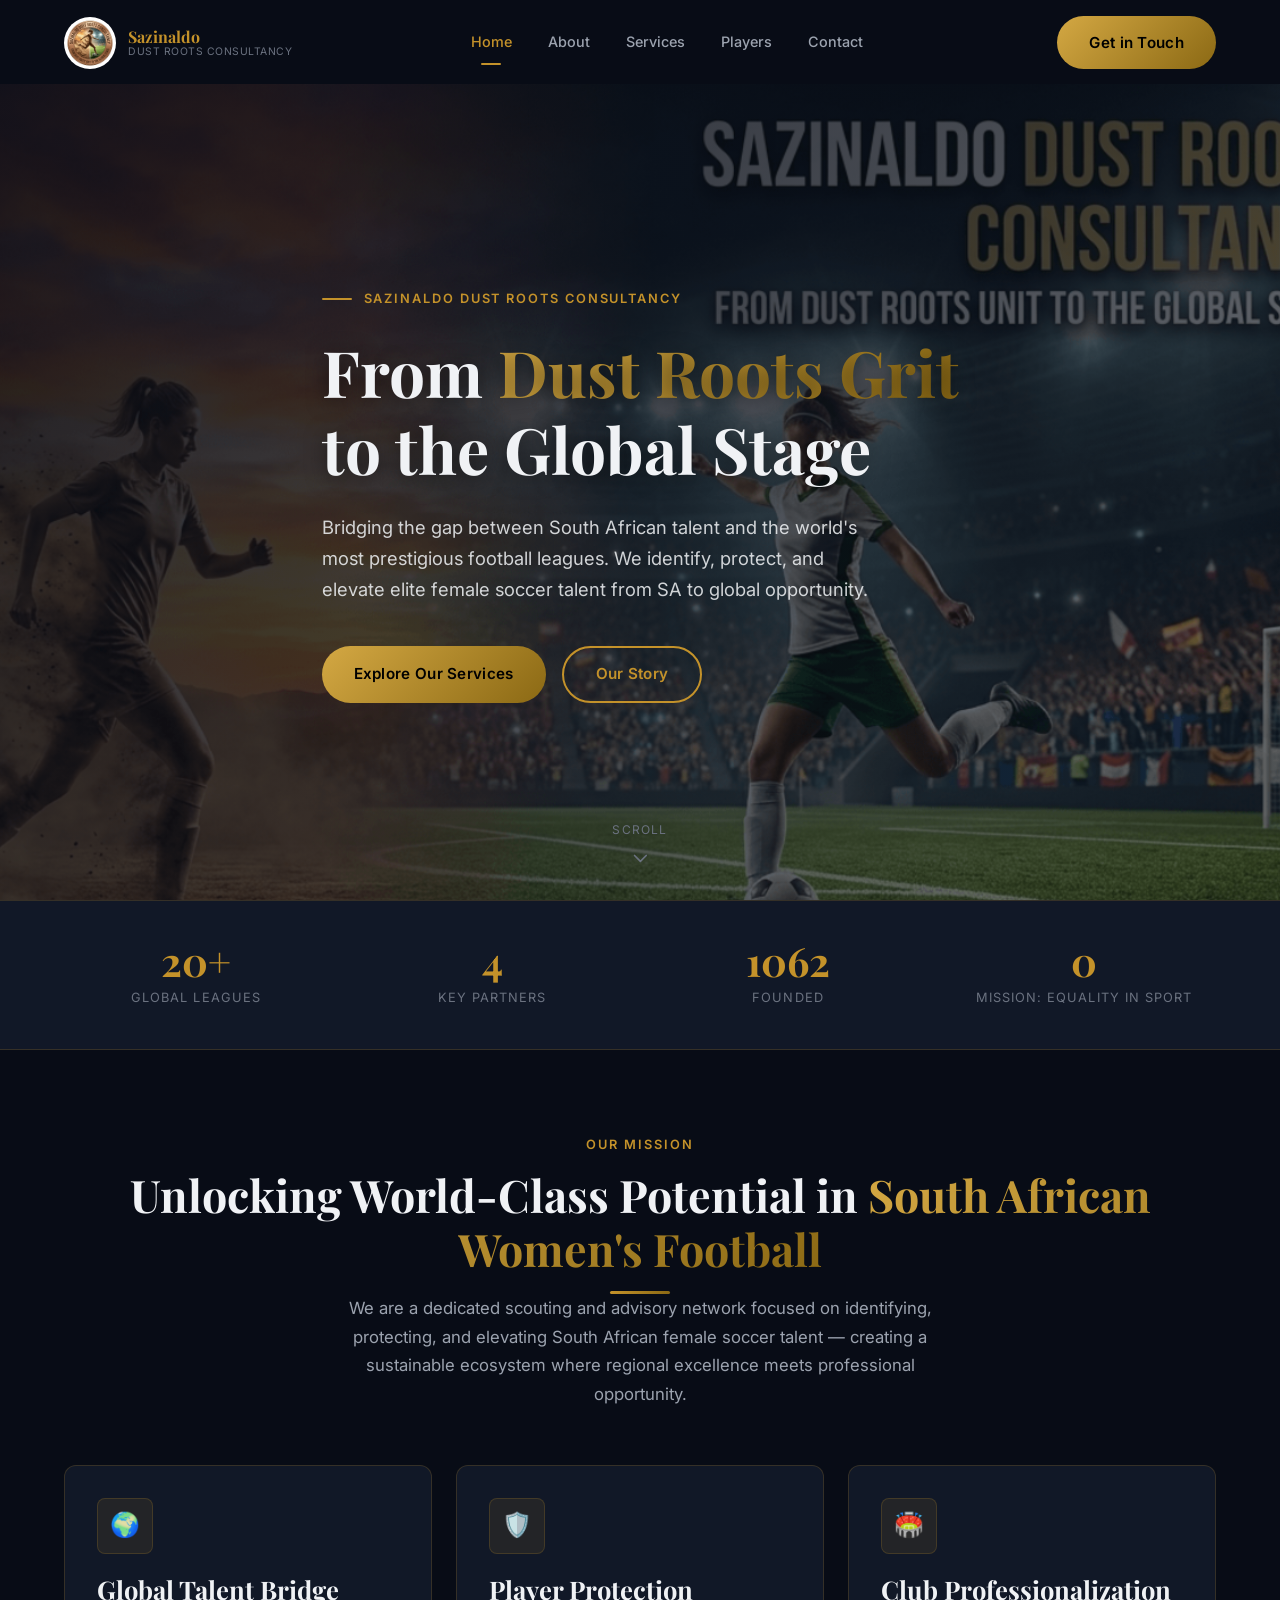
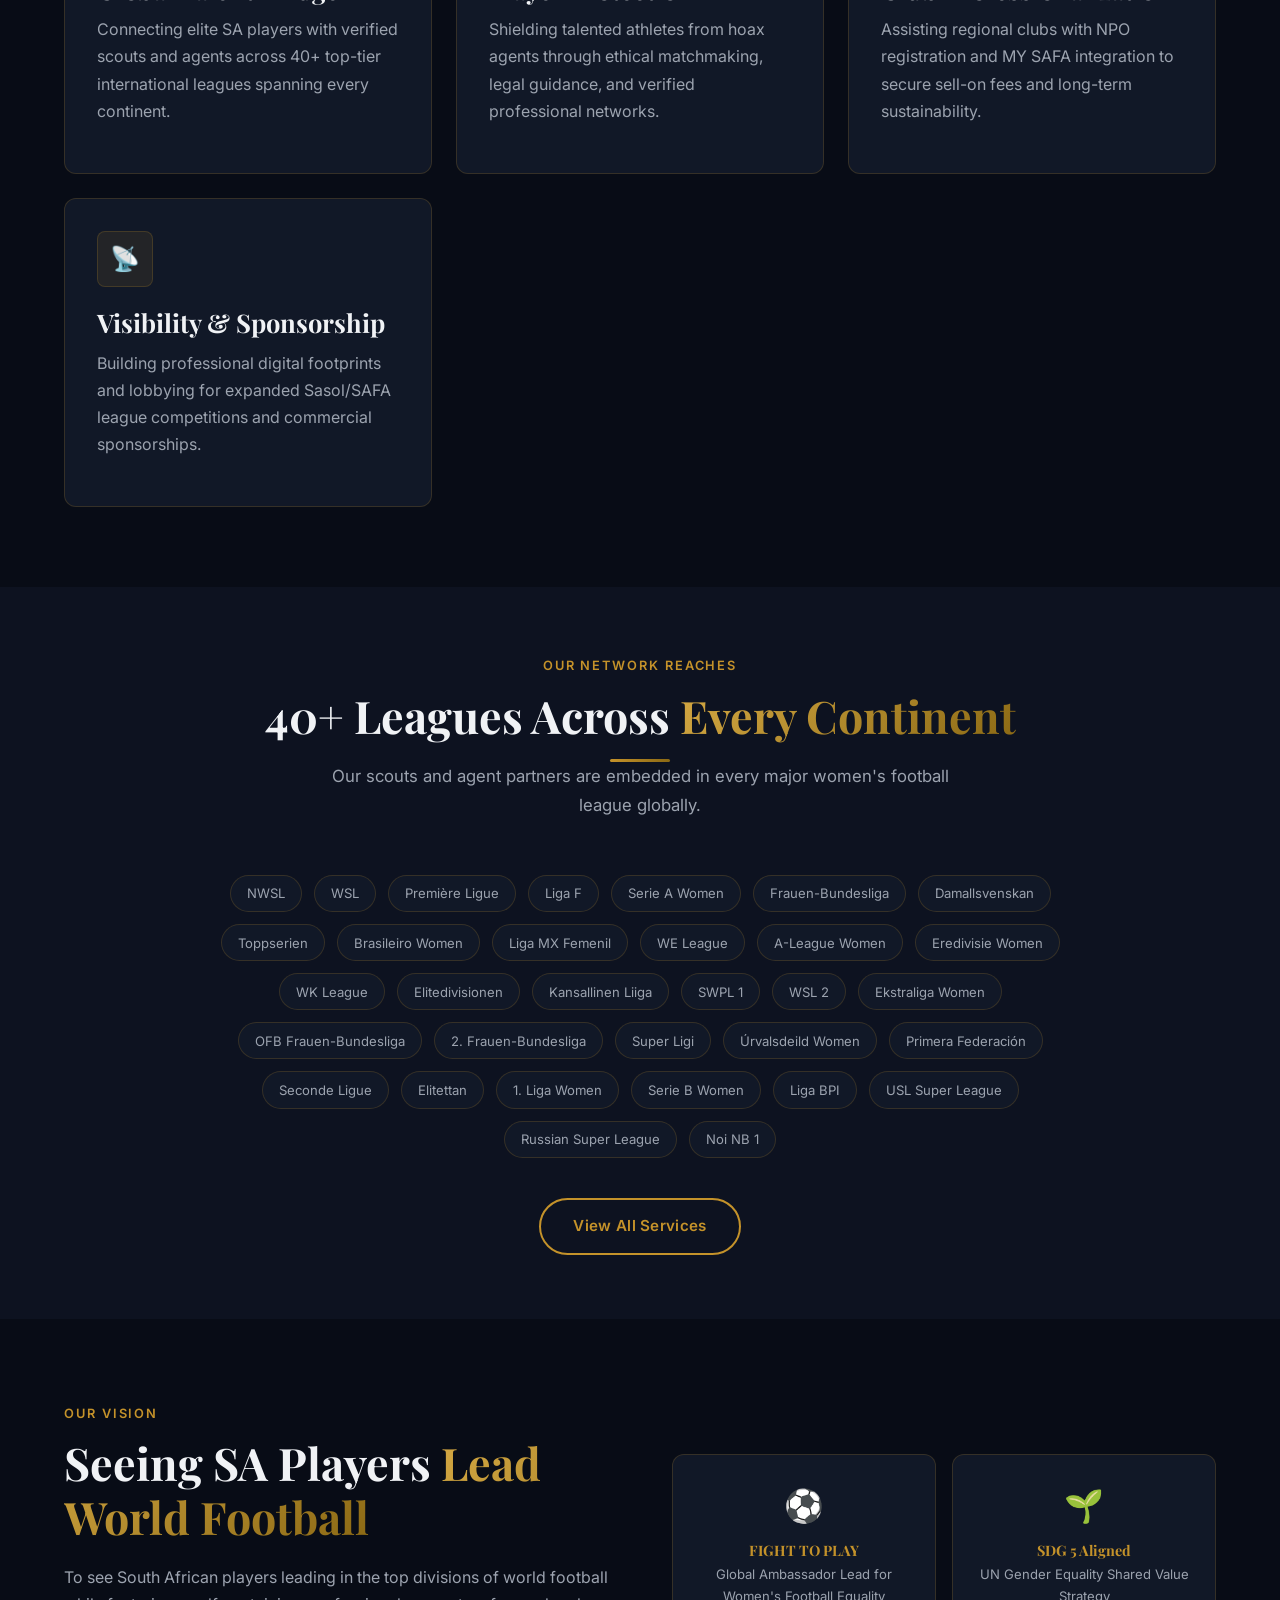
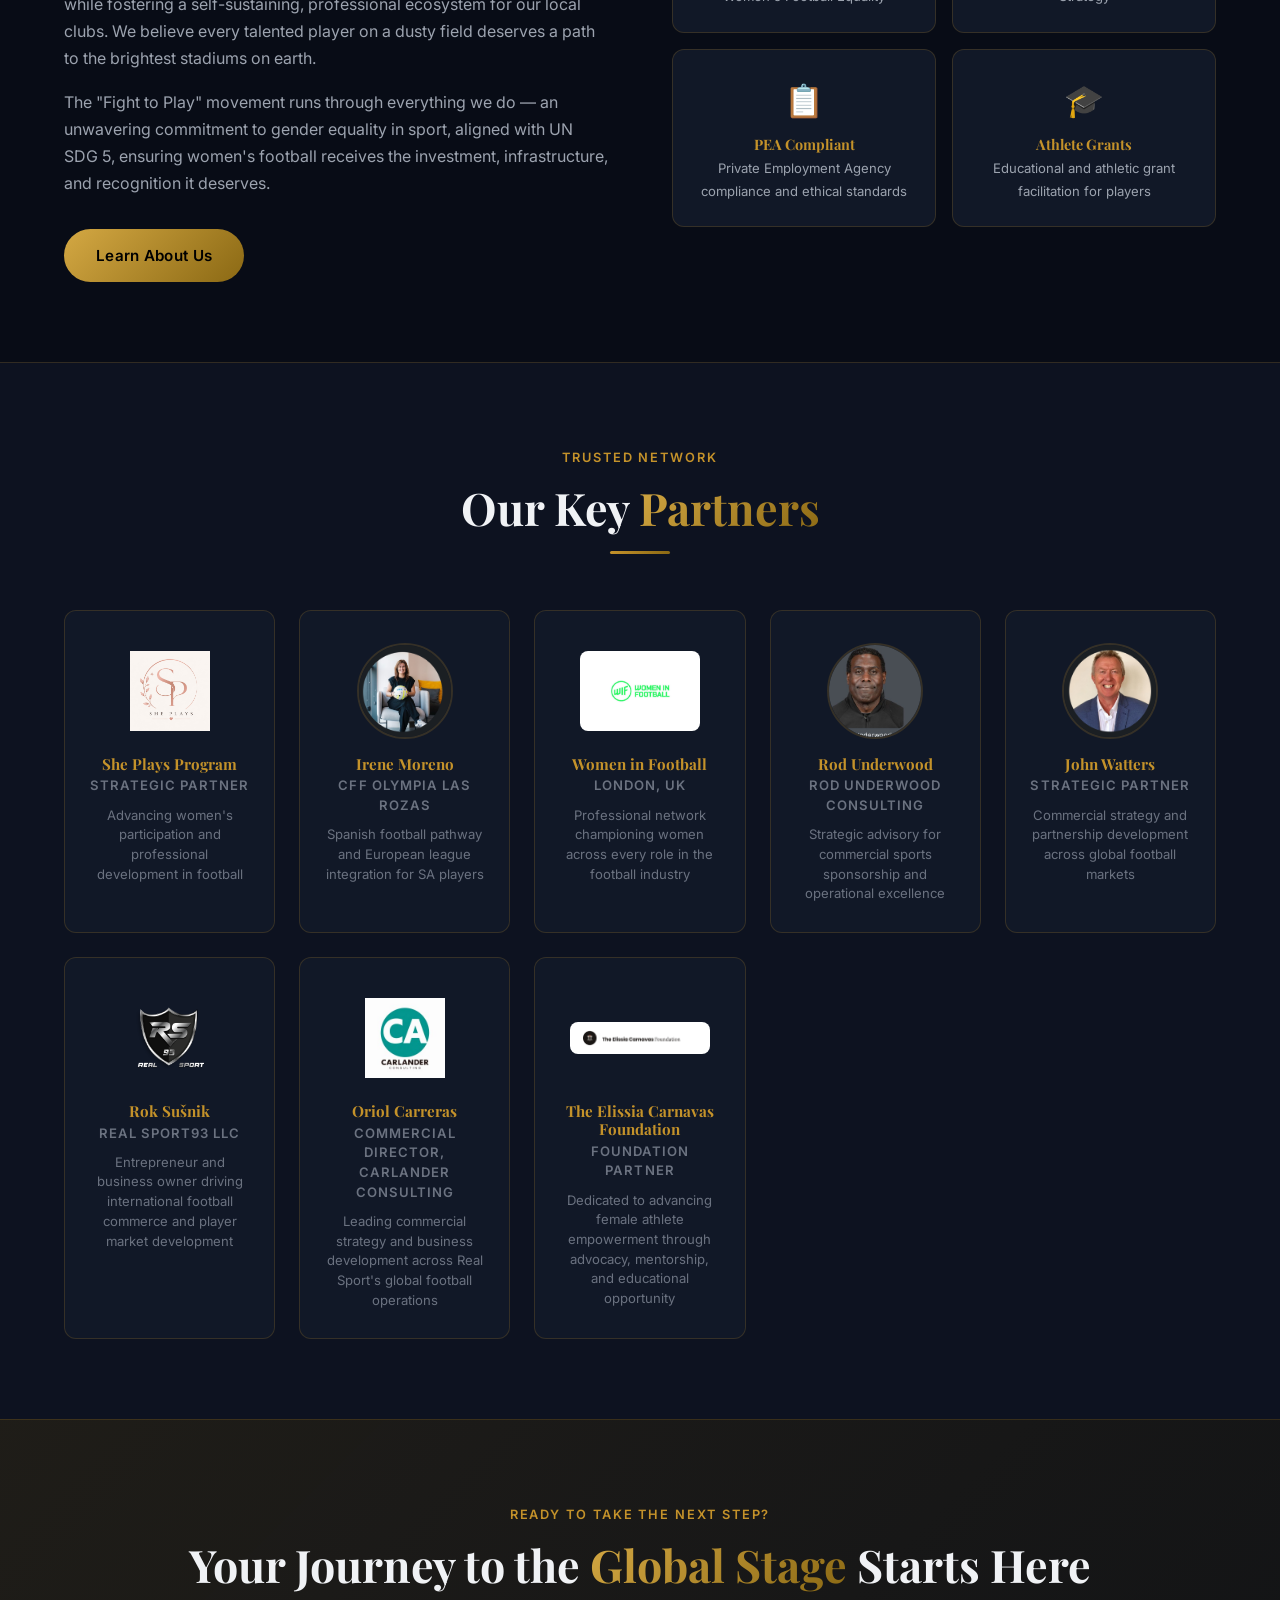
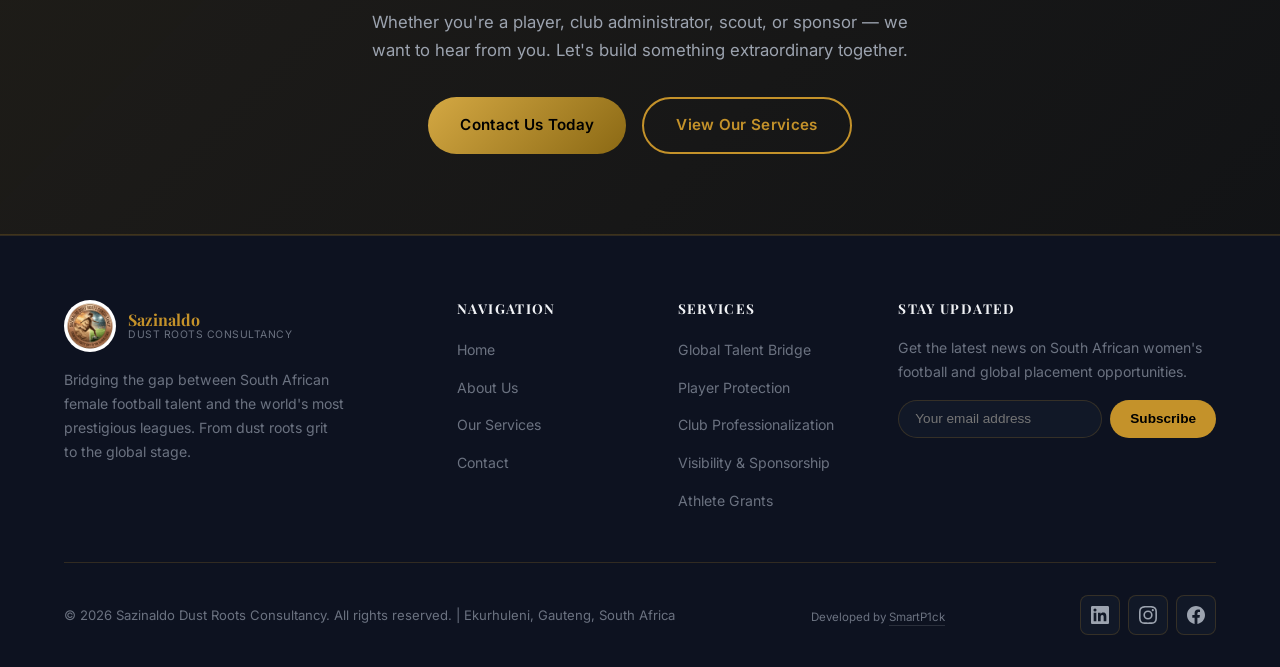
<file: index.html>
<!DOCTYPE html>
<html lang="en">
<head>
  <meta charset="UTF-8" />
  <meta name="viewport" content="width=device-width, initial-scale=1.0" />
  <meta name="description" content="Sazinaldo Dust Roots Consultancy — Bridging South African female football talent to the global stage. Scouting, advisory, and player placement across 40+ top leagues worldwide." />
  <title>Sazinaldo Dust Roots Consultancy | From Dust Roots Grit to the Global Stage</title>
  <link rel="icon" href="images/logo.jpg" type="image/jpeg" />
  <link rel="preconnect" href="https://fonts.googleapis.com" />
  <link rel="preconnect" href="https://fonts.gstatic.com" crossorigin />
  <link href="https://fonts.googleapis.com/css2?family=Playfair+Display:wght@700;800&family=Inter:wght@400;500;600;700&display=swap" rel="stylesheet" />
  <link rel="stylesheet" href="css/styles.css" />
</head>
<body>

  <!-- ===== NAVBAR ===== -->
  <nav class="navbar">
    <div class="nav-inner">
      <a href="index.html" class="nav-logo">
        <img src="images/logo.jpg" alt="Sazinaldo Logo" />
        <div class="nav-logo-text">
          <span class="name">Sazinaldo</span>
          <span class="tagline">Dust Roots Consultancy</span>
        </div>
      </a>
      <div class="nav-links">
        <a href="index.html" class="active">Home</a>
        <a href="about.html">About</a>
        <a href="services.html">Services</a>
        <a href="players.php">Players</a>
        <a href="contact.html">Contact</a>
      </div>
      <a href="contact.html" class="btn btn-primary nav-cta">Get in Touch</a>
      <button class="hamburger" aria-label="Open menu">
        <span></span><span></span><span></span>
      </button>
    </div>
  </nav>

  <!-- ===== MOBILE NAV ===== -->
  <div class="mobile-nav">
    <button class="mobile-nav-close" aria-label="Close menu">&times;</button>
    <a href="index.html">Home</a>
    <a href="about.html">About</a>
    <a href="services.html">Services</a>
    <a href="players.php">Players</a>
    <a href="contact.html">Contact</a>
    <a href="contact.html" class="btn btn-primary">Get in Touch</a>
  </div>

  <!-- ===== HERO ===== -->
  <section class="hero">
    <div class="hero-bg">
      <img src="images/banner.png" alt="Sazinaldo — From Dust Roots Grit to the Global Stage" />
    </div>
    <div class="hero-overlay"></div>
    <div class="container">
      <div class="hero-content">
        <div class="hero-eyebrow">Sazinaldo Dust Roots Consultancy</div>
        <h1>From <span class="gold-gradient">Dust Roots Grit</span><br />to the Global Stage</h1>
        <p>
          Bridging the gap between South African talent and the world's most prestigious football leagues.
          We identify, protect, and elevate elite female soccer talent from SA to global opportunity.
        </p>
        <div class="hero-actions">
          <a href="services.html" class="btn btn-primary">Explore Our Services</a>
          <a href="about.html" class="btn btn-outline">Our Story</a>
        </div>
      </div>
    </div>
    <div class="hero-scroll">
      <span>Scroll</span>
      <svg fill="none" viewBox="0 0 24 24" stroke="currentColor">
        <path stroke-linecap="round" stroke-linejoin="round" stroke-width="2" d="M19 9l-7 7-7-7" />
      </svg>
    </div>
  </section>

  <!-- ===== STATS BAR ===== -->
  <section class="stats-bar">
    <div class="container">
      <div class="stats-grid">
        <div class="stat-item">
          <div class="stat-number">
            <span data-target="40" data-suffix="+">0+</span>
          </div>
          <div class="stat-label">Global Leagues</div>
        </div>
        <div class="stat-item">
          <div class="stat-number">
            <span data-target="8" data-suffix="">0</span>
          </div>
          <div class="stat-label">Key Partners</div>
        </div>
        <div class="stat-item">
          <div class="stat-number">
            <span data-target="2026" data-suffix="">0</span>
          </div>
          <div class="stat-label">Founded</div>
        </div>
        <div class="stat-item">
          <div class="stat-number">
            <span data-target="1" data-suffix="">0</span>
          </div>
          <div class="stat-label">Mission: Equality in Sport</div>
        </div>
      </div>
    </div>
  </section>

  <!-- ===== MISSION ===== -->
  <section class="section-padding">
    <div class="container">
      <div class="section-header fade-up">
        <span class="eyebrow">Our Mission</span>
        <h2>Unlocking World-Class Potential in <span class="gold-gradient">South African Women's Football</span></h2>
        <div class="gold-divider"></div>
        <p>
          We are a dedicated scouting and advisory network focused on identifying, protecting, and
          elevating South African female soccer talent — creating a sustainable ecosystem where
          regional excellence meets professional opportunity.
        </p>
      </div>

      <div class="services-grid">
        <div class="card fade-up fade-up-delay-1">
          <div class="card-icon">🌍</div>
          <h3>Global Talent Bridge</h3>
          <p>Connecting elite SA players with verified scouts and agents across 40+ top-tier international leagues spanning every continent.</p>
        </div>
        <div class="card fade-up fade-up-delay-2">
          <div class="card-icon">🛡️</div>
          <h3>Player Protection</h3>
          <p>Shielding talented athletes from hoax agents through ethical matchmaking, legal guidance, and verified professional networks.</p>
        </div>
        <div class="card fade-up fade-up-delay-3">
          <div class="card-icon">🏟️</div>
          <h3>Club Professionalization</h3>
          <p>Assisting regional clubs with NPO registration and MY SAFA integration to secure sell-on fees and long-term sustainability.</p>
        </div>
        <div class="card fade-up fade-up-delay-4">
          <div class="card-icon">📡</div>
          <h3>Visibility & Sponsorship</h3>
          <p>Building professional digital footprints and lobbying for expanded Sasol/SAFA league competitions and commercial sponsorships.</p>
        </div>
      </div>
    </div>
  </section>

  <!-- ===== LEAGUES ===== -->
  <section class="leagues-section">
    <div class="container">
      <div class="section-header fade-up">
        <span class="eyebrow">Our Network Reaches</span>
        <h2>40+ Leagues Across <span class="gold-gradient">Every Continent</span></h2>
        <div class="gold-divider"></div>
        <p>Our scouts and agent partners are embedded in every major women's football league globally.</p>
      </div>
      <div class="leagues-cloud fade-up">
        <span class="league-tag">NWSL</span>
        <span class="league-tag">WSL</span>
        <span class="league-tag">Première Ligue</span>
        <span class="league-tag">Liga F</span>
        <span class="league-tag">Serie A Women</span>
        <span class="league-tag">Frauen-Bundesliga</span>
        <span class="league-tag">Damallsvenskan</span>
        <span class="league-tag">Toppserien</span>
        <span class="league-tag">Brasileiro Women</span>
        <span class="league-tag">Liga MX Femenil</span>
        <span class="league-tag">WE League</span>
        <span class="league-tag">A-League Women</span>
        <span class="league-tag">Eredivisie Women</span>
        <span class="league-tag">WK League</span>
        <span class="league-tag">Elitedivisionen</span>
        <span class="league-tag">Kansallinen Liiga</span>
        <span class="league-tag">SWPL 1</span>
        <span class="league-tag">WSL 2</span>
        <span class="league-tag">Ekstraliga Women</span>
        <span class="league-tag">OFB Frauen-Bundesliga</span>
        <span class="league-tag">2. Frauen-Bundesliga</span>
        <span class="league-tag">Super Ligi</span>
        <span class="league-tag">Úrvalsdeild Women</span>
        <span class="league-tag">Primera Federación</span>
        <span class="league-tag">Seconde Ligue</span>
        <span class="league-tag">Elitettan</span>
        <span class="league-tag">1. Liga Women</span>
        <span class="league-tag">Serie B Women</span>
        <span class="league-tag">Liga BPI</span>
        <span class="league-tag">USL Super League</span>
        <span class="league-tag">Russian Super League</span>
        <span class="league-tag">Noi NB 1</span>
      </div>
      <div style="text-align:center; margin-top: 2.5rem;">
        <a href="services.html" class="btn btn-outline">View All Services</a>
      </div>
    </div>
  </section>

  <!-- ===== VISION ===== -->
  <section class="section-padding">
    <div class="container">
      <div class="vision-grid">
        <div class="fade-up">
          <span class="eyebrow" style="display:inline-block; font-size:0.8rem; font-weight:600; letter-spacing:0.15em; text-transform:uppercase; color:var(--gold); margin-bottom:0.75rem;">Our Vision</span>
          <h2 style="margin-bottom:1.25rem;">Seeing SA Players <span class="gold-gradient">Lead World Football</span></h2>
          <p>
            To see South African players leading in the top divisions of world football while fostering
            a self-sustaining, professional ecosystem for our local clubs. We believe every talented
            player on a dusty field deserves a path to the brightest stadiums on earth.
          </p>
          <p>
            The "Fight to Play" movement runs through everything we do — an unwavering commitment
            to gender equality in sport, aligned with UN SDG 5, ensuring women's football receives
            the investment, infrastructure, and recognition it deserves.
          </p>
          <a href="about.html" class="btn btn-primary" style="margin-top:1rem;">Learn About Us</a>
        </div>
        <div class="fade-up fade-up-delay-2 vision-cards">
          <div class="card" style="text-align:center; padding:1.5rem;">
            <div style="font-size:2rem; margin-bottom:0.5rem;">⚽</div>
            <h4 style="color:var(--gold); margin-bottom:0.25rem; font-size:0.9rem;">FIGHT TO PLAY</h4>
            <p style="font-size:0.82rem; margin:0;">Global Ambassador Lead for Women's Football Equality</p>
          </div>
          <div class="card" style="text-align:center; padding:1.5rem;">
            <div style="font-size:2rem; margin-bottom:0.5rem;">🌱</div>
            <h4 style="color:var(--gold); margin-bottom:0.25rem; font-size:0.9rem;">SDG 5 Aligned</h4>
            <p style="font-size:0.82rem; margin:0;">UN Gender Equality Shared Value Strategy</p>
          </div>
          <div class="card" style="text-align:center; padding:1.5rem;">
            <div style="font-size:2rem; margin-bottom:0.5rem;">📋</div>
            <h4 style="color:var(--gold); margin-bottom:0.25rem; font-size:0.9rem;">PEA Compliant</h4>
            <p style="font-size:0.82rem; margin:0;">Private Employment Agency compliance and ethical standards</p>
          </div>
          <div class="card" style="text-align:center; padding:1.5rem;">
            <div style="font-size:2rem; margin-bottom:0.5rem;">🎓</div>
            <h4 style="color:var(--gold); margin-bottom:0.25rem; font-size:0.9rem;">Athlete Grants</h4>
            <p style="font-size:0.82rem; margin:0;">Educational and athletic grant facilitation for players</p>
          </div>
        </div>
      </div>
    </div>
  </section>

  <!-- ===== PARTNERS ===== -->
  <section class="section-padding" style="background: var(--bg-secondary); border-top: 1px solid var(--border);">
    <div class="container">
      <div class="section-header fade-up">
        <span class="eyebrow">Trusted Network</span>
        <h2>Our Key <span class="gold-gradient">Partners</span></h2>
        <div class="gold-divider"></div>
      </div>
      <div class="partners-grid">


        <div class="partner-card fade-up fade-up-delay-2">
          <div class="partner-logo-wrap">
            <img class="partner-logo" src="images/partners/She Plays.jpg" alt="She Plays Program" />
          </div>
          <h4>She Plays Program</h4>
          <p class="partner-role">Strategic Partner</p>
          <p>Advancing women's participation and professional development in football</p>
        </div>


        <div class="partner-card fade-up fade-up-delay-1">
          <img class="partner-photo" src="images/partners/Irene Moreno Partner.png" alt="Irene Moreno" />
          <h4>Irene Moreno</h4>
          <p class="partner-role">CFF Olympia Las Rozas</p>
          <p>Spanish football pathway and European league integration for SA players</p>
        </div>

        <div class="partner-card fade-up fade-up-delay-2">
          <div class="partner-logo-wrap">
            <img class="partner-logo logo-light-bg" src="images/partners/Women In Football.jpg" alt="Women in Football" />
          </div>
          <h4>Women in Football</h4>
          <p class="partner-role">London, UK</p>
          <p>Professional network championing women across every role in the football industry</p>
        </div>

        <div class="partner-card fade-up fade-up-delay-3">
          <img class="partner-photo" src="images/partners/Rod Underwood Partner.png" alt="Rod Underwood" />
          <h4>Rod Underwood</h4>
          <p class="partner-role">Rod Underwood Consulting</p>
          <p>Strategic advisory for commercial sports sponsorship and operational excellence</p>
        </div>

        <div class="partner-card fade-up fade-up-delay-1">
          <img class="partner-photo" src="images/partners/John Watters.png" alt="John Watters" />
          <h4>John Watters</h4>
          <p class="partner-role">Strategic Partner</p>
          <p>Commercial strategy and partnership development across global football markets</p>
        </div>


        <div class="partner-card fade-up fade-up-delay-3">
          <div class="partner-logo-wrap">
            <img class="partner-logo" src="images/partners/Real Sport.png" alt="Real Sport" />
          </div>
          <h4>Rok Sušnik</h4>
          <p class="partner-role">REAL SPORT93 LLC</p>
          <p>Entrepreneur and business owner driving international football commerce and player market development</p>
        </div>

        <div class="partner-card fade-up fade-up-delay-1">
          <div class="partner-logo-wrap">
            <img class="partner-logo" src="images/partners/carlander_consulting_logo.jpeg" alt="Carlander Consulting" />
          </div>
          <h4>Oriol Carreras</h4>
          <p class="partner-role">Commercial Director, Carlander Consulting</p>
          <p>Leading commercial strategy and business development across Real Sport's global football operations</p>
        </div>

        <div class="partner-card fade-up fade-up-delay-2">
          <div class="partner-logo-wrap">
            <img class="partner-logo logo-light-bg" src="images/partners/The Elissia Carnavas Foundation.webp" alt="The Elissia Carnavas Foundation" />
          </div>
          <h4>The Elissia Carnavas Foundation</h4>
          <p class="partner-role">Foundation Partner</p>
          <p>Dedicated to advancing female athlete empowerment through advocacy, mentorship, and educational opportunity</p>
        </div>

      </div>
    </div>
  </section>

  <!-- ===== CTA ===== -->
  <section class="cta-section">
    <div class="container">
      <div class="fade-up">
        <span class="eyebrow" style="display:inline-block; font-size:0.8rem; font-weight:600; letter-spacing:0.15em; text-transform:uppercase; color:var(--gold); margin-bottom:0.75rem;">Ready to Take the Next Step?</span>
        <h2>Your Journey to the <span class="gold-gradient">Global Stage</span> Starts Here</h2>
        <p>Whether you're a player, club administrator, scout, or sponsor — we want to hear from you. Let's build something extraordinary together.</p>
        <div class="cta-actions">
          <a href="contact.html" class="btn btn-primary">Contact Us Today</a>
          <a href="services.html" class="btn btn-outline">View Our Services</a>
        </div>
      </div>
    </div>
  </section>

  <!-- ===== FOOTER ===== -->
  <footer>
    <div class="container">
      <div class="footer-grid">
        <div class="footer-brand">
          <a href="index.html" class="nav-logo">
            <img src="images/logo.jpg" alt="Sazinaldo Logo" />
            <div class="nav-logo-text">
              <span class="name">Sazinaldo</span>
              <span class="tagline">Dust Roots Consultancy</span>
            </div>
          </a>
          <p>Bridging the gap between South African female football talent and the world's most prestigious leagues. From dust roots grit to the global stage.</p>
        </div>
        <div class="footer-col">
          <h4>Navigation</h4>
          <ul>
            <li><a href="index.html">Home</a></li>
            <li><a href="about.html">About Us</a></li>
            <li><a href="services.html">Our Services</a></li>
            <li><a href="contact.html">Contact</a></li>
          </ul>
        </div>
        <div class="footer-col">
          <h4>Services</h4>
          <ul>
            <li><a href="services.html">Global Talent Bridge</a></li>
            <li><a href="services.html">Player Protection</a></li>
            <li><a href="services.html">Club Professionalization</a></li>
            <li><a href="services.html">Visibility & Sponsorship</a></li>
            <li><a href="services.html">Athlete Grants</a></li>
          </ul>
        </div>
        <div class="footer-col footer-newsletter">
          <h4>Stay Updated</h4>
          <p>Get the latest news on South African women's football and global placement opportunities.</p>
          <form class="newsletter-form" onsubmit="return false;">
            <input type="email" placeholder="Your email address" required />
            <button type="submit">Subscribe</button>
          </form>
        </div>
      </div>

      <div class="footer-bottom">
        <p>&copy; 2026 Sazinaldo Dust Roots Consultancy. All rights reserved. | Ekurhuleni, Gauteng, South Africa</p>
        <p style="font-size:0.72rem;color:var(--text-muted);margin-top:0.35rem;">Developed by <a href="https://www.smartpick.co.za/it" target="_blank" rel="noopener noreferrer" style="color:inherit;text-decoration:none;border-bottom:1px solid rgba(255,255,255,0.12);padding-bottom:1px;transition:color 0.2s;" onmouseover="this.style.color='var(--gold)'" onmouseout="this.style.color=''">SmartP1ck</a></p>
        <div class="social-links">
          <a href="#" class="social-link" title="LinkedIn" aria-label="LinkedIn"><svg width="18" height="18" viewBox="0 0 24 24" fill="currentColor"><path d="M20.447 20.452h-3.554v-5.569c0-1.328-.027-3.037-1.852-3.037-1.853 0-2.136 1.445-2.136 2.939v5.667H9.351V9h3.414v1.561h.046c.477-.9 1.637-1.85 3.37-1.85 3.601 0 4.267 2.37 4.267 5.455v6.286zM5.337 7.433a2.062 2.062 0 01-2.063-2.065 2.064 2.064 0 112.063 2.065zm1.782 13.019H3.555V9h3.564v11.452zM22.225 0H1.771C.792 0 0 .774 0 1.729v20.542C0 23.227.792 24 1.771 24h20.451C23.2 24 24 23.227 24 22.271V1.729C24 .774 23.2 0 22.222 0h.003z"/></svg></a>
          <a href="https://www.instagram.com/sazinaldo_drc/" class="social-link" target="_blank" rel="noopener noreferrer" title="Instagram" aria-label="Instagram"><svg width="18" height="18" viewBox="0 0 24 24" fill="currentColor"><path d="M12 2.163c3.204 0 3.584.012 4.85.07 3.252.148 4.771 1.691 4.919 4.919.058 1.265.069 1.645.069 4.849 0 3.205-.012 3.584-.069 4.849-.149 3.225-1.664 4.771-4.919 4.919-1.266.058-1.644.07-4.85.07-3.204 0-3.584-.012-4.849-.07-3.26-.149-4.771-1.699-4.919-4.92-.058-1.265-.07-1.644-.07-4.849 0-3.204.013-3.583.07-4.849.149-3.227 1.664-4.771 4.919-4.919 1.266-.057 1.645-.069 4.849-.069zM12 0C8.741 0 8.333.014 7.053.072 2.695.272.273 2.69.073 7.052.014 8.333 0 8.741 0 12c0 3.259.014 3.668.072 4.948.2 4.358 2.618 6.78 6.98 6.98C8.333 23.986 8.741 24 12 24c3.259 0 3.668-.014 4.948-.072 4.354-.2 6.782-2.618 6.979-6.98.059-1.28.073-1.689.073-4.948 0-3.259-.014-3.667-.072-4.947-.196-4.354-2.617-6.78-6.979-6.98C15.668.014 15.259 0 12 0zm0 5.838a6.162 6.162 0 100 12.324 6.162 6.162 0 000-12.324zM12 16a4 4 0 110-8 4 4 0 010 8zm6.406-11.845a1.44 1.44 0 100 2.881 1.44 1.44 0 000-2.881z"/></svg></a>
          <a href="https://www.facebook.com/profile.php?id=61591502792951" class="social-link" target="_blank" rel="noopener noreferrer" title="Facebook" aria-label="Facebook"><svg width="18" height="18" viewBox="0 0 24 24" fill="currentColor"><path d="M24 12.073c0-6.627-5.373-12-12-12s-12 5.373-12 12c0 5.99 4.388 10.954 10.125 11.854v-8.385H7.078v-3.47h3.047V9.43c0-3.007 1.792-4.669 4.533-4.669 1.312 0 2.686.235 2.686.235v2.953H15.83c-1.491 0-1.956.925-1.956 1.874v2.25h3.328l-.532 3.47h-2.796v8.385C19.612 23.027 24 18.062 24 12.073z"/></svg></a>
        </div>
      </div>
    </div>
  </footer>

  <button class="scroll-top" aria-label="Back to top">↑</button>

  <script src="js/main.js"></script>
</body>
</html>
</file>
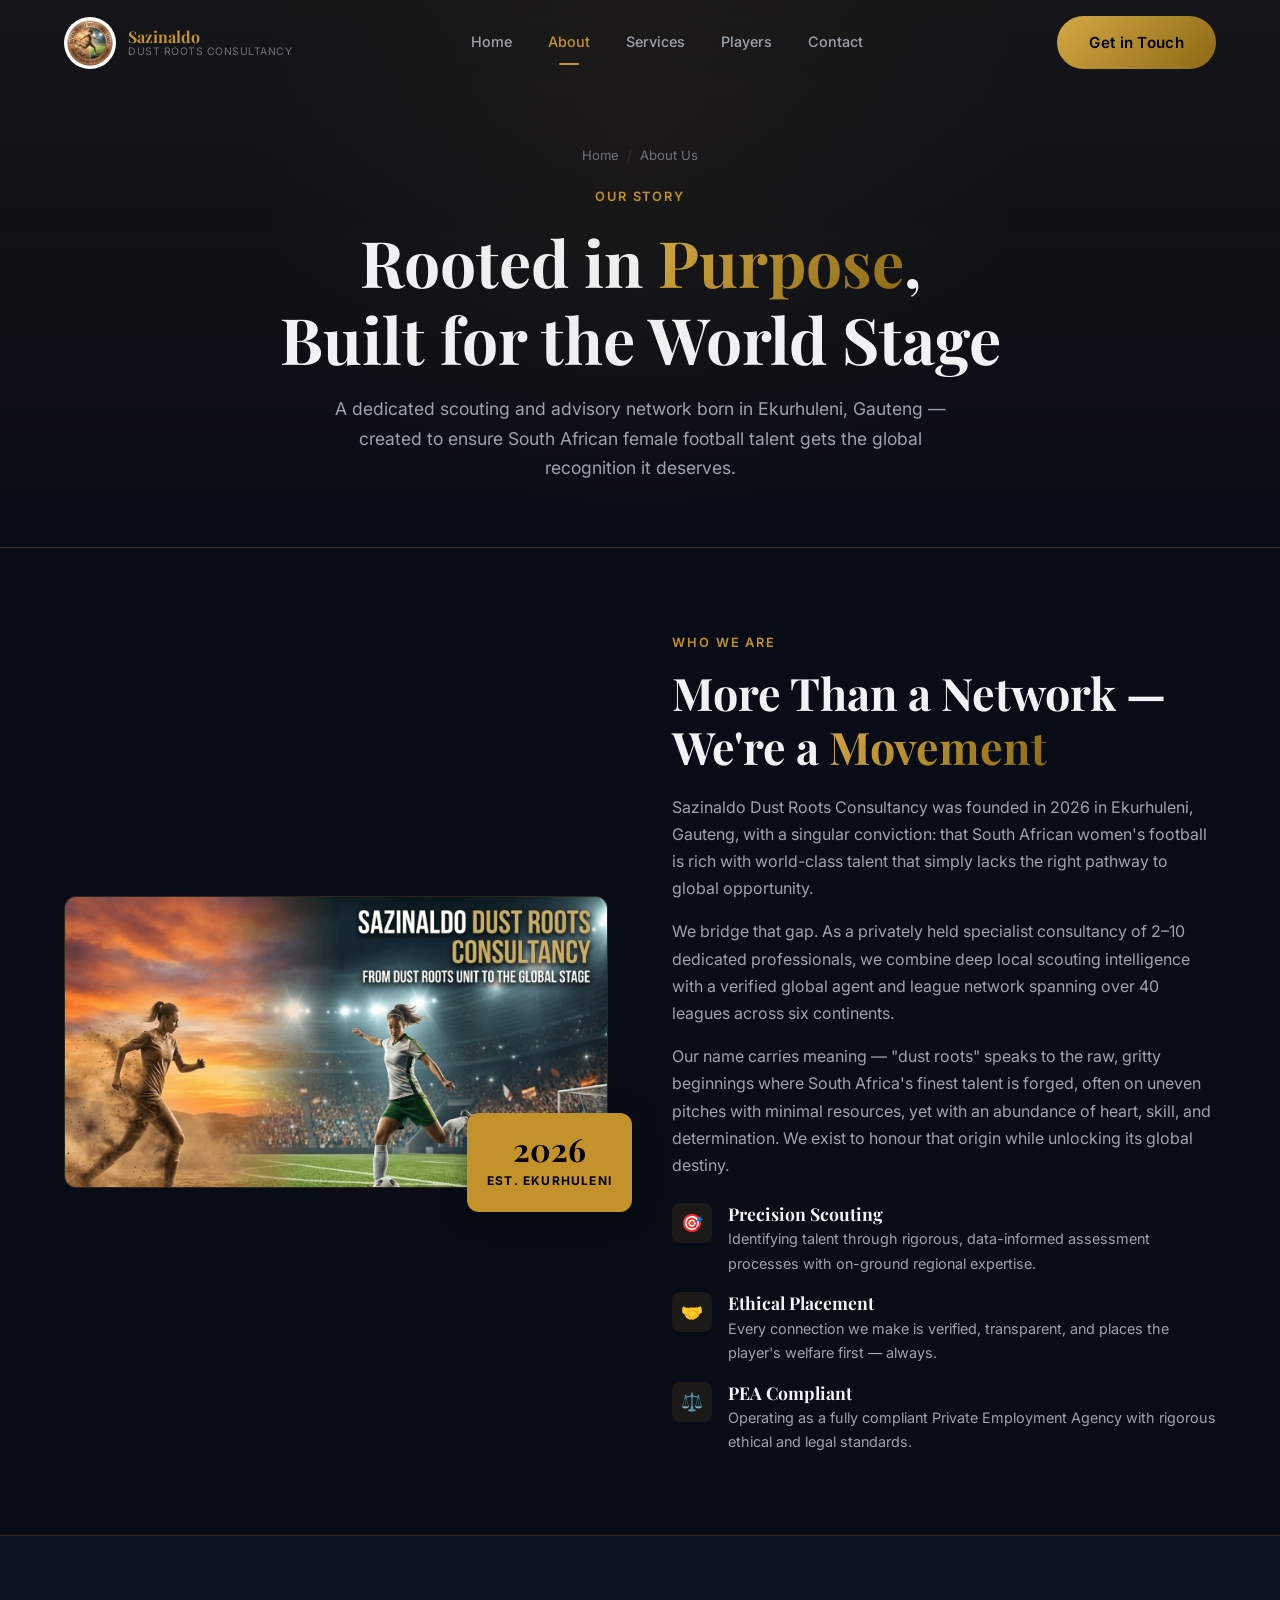
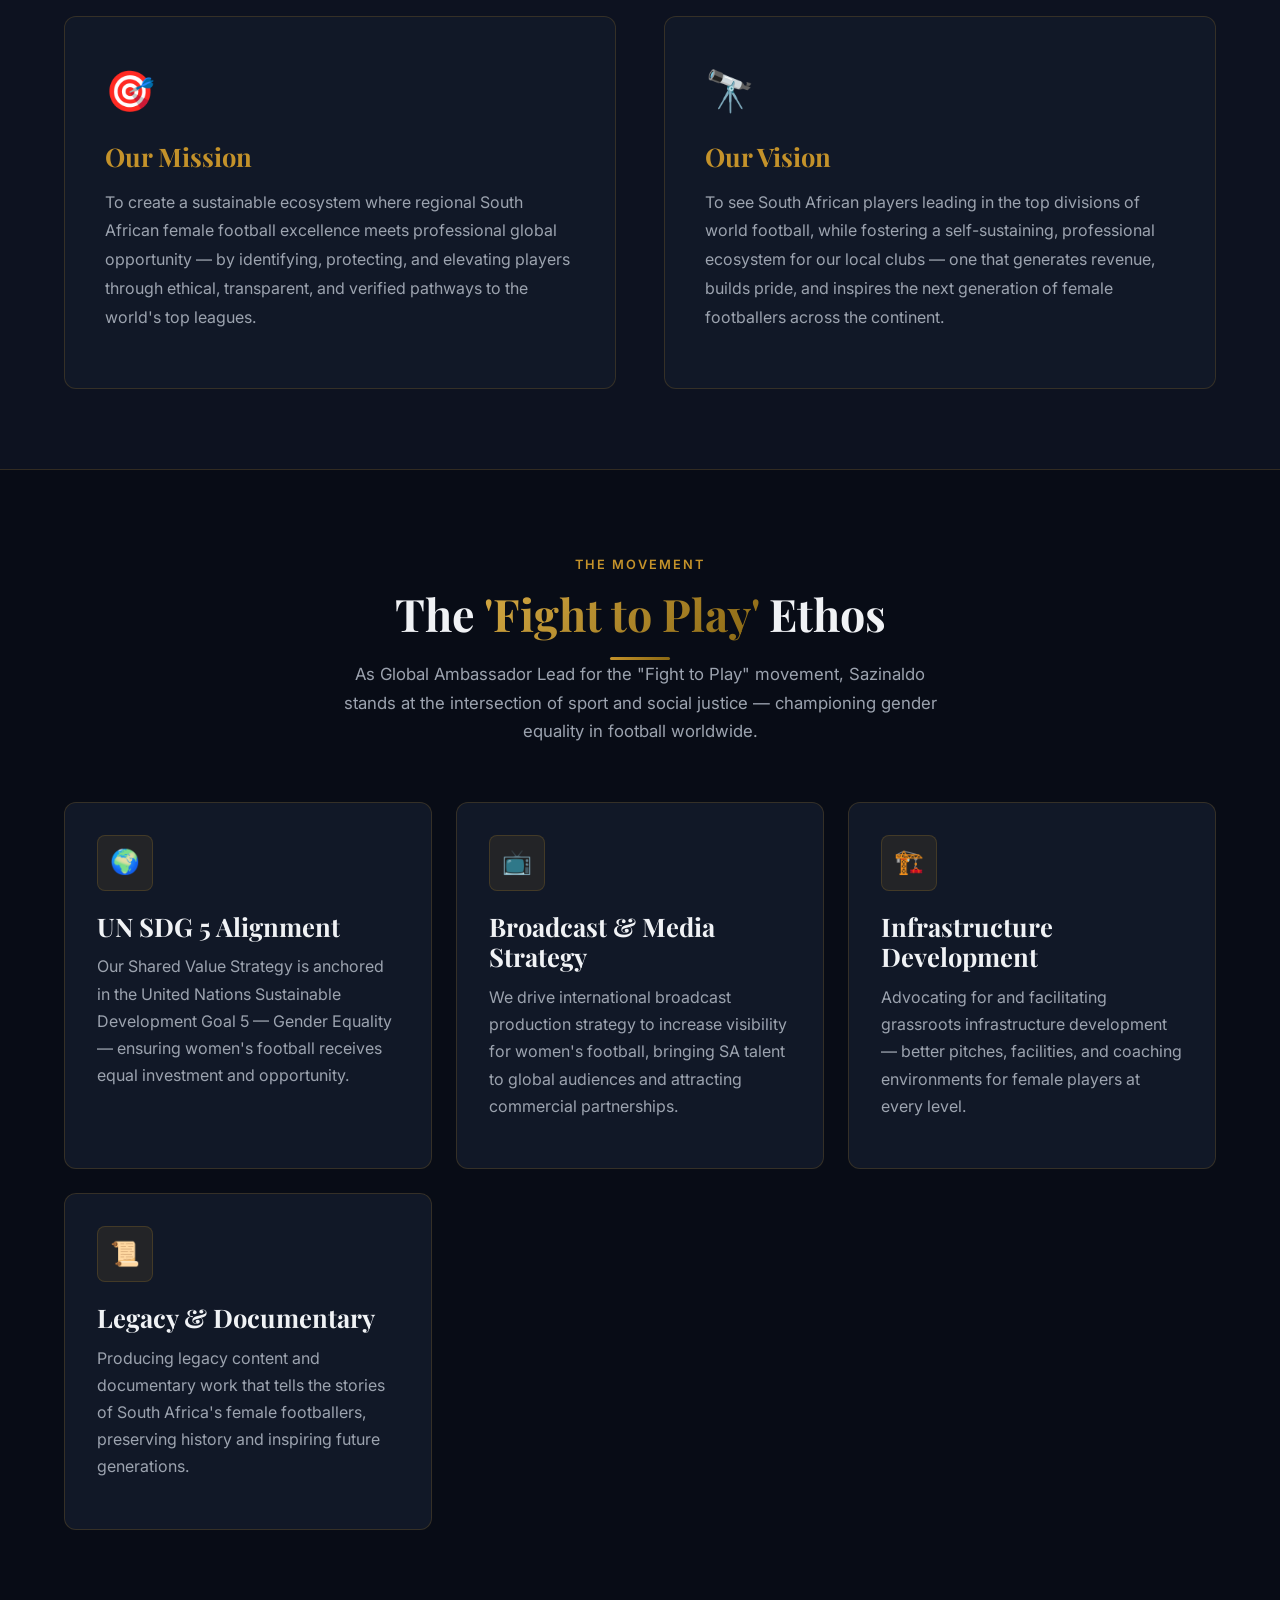
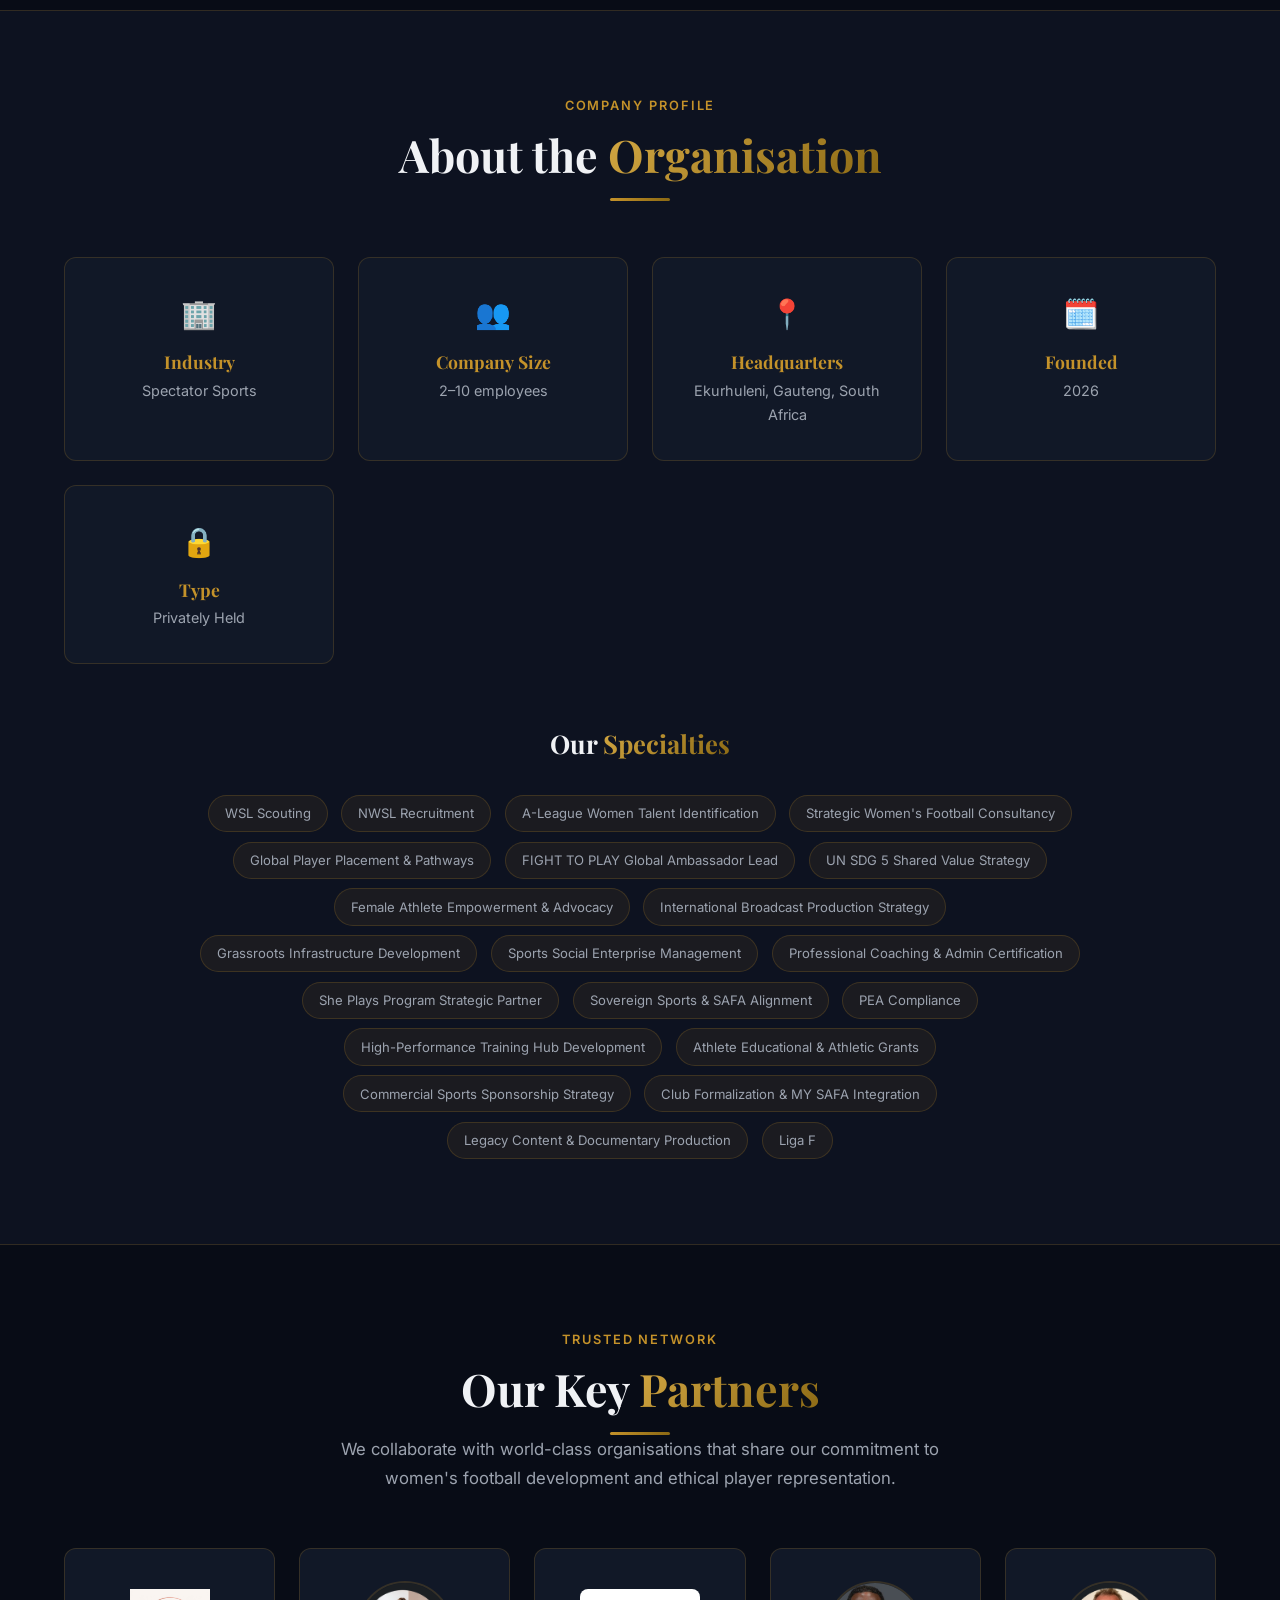
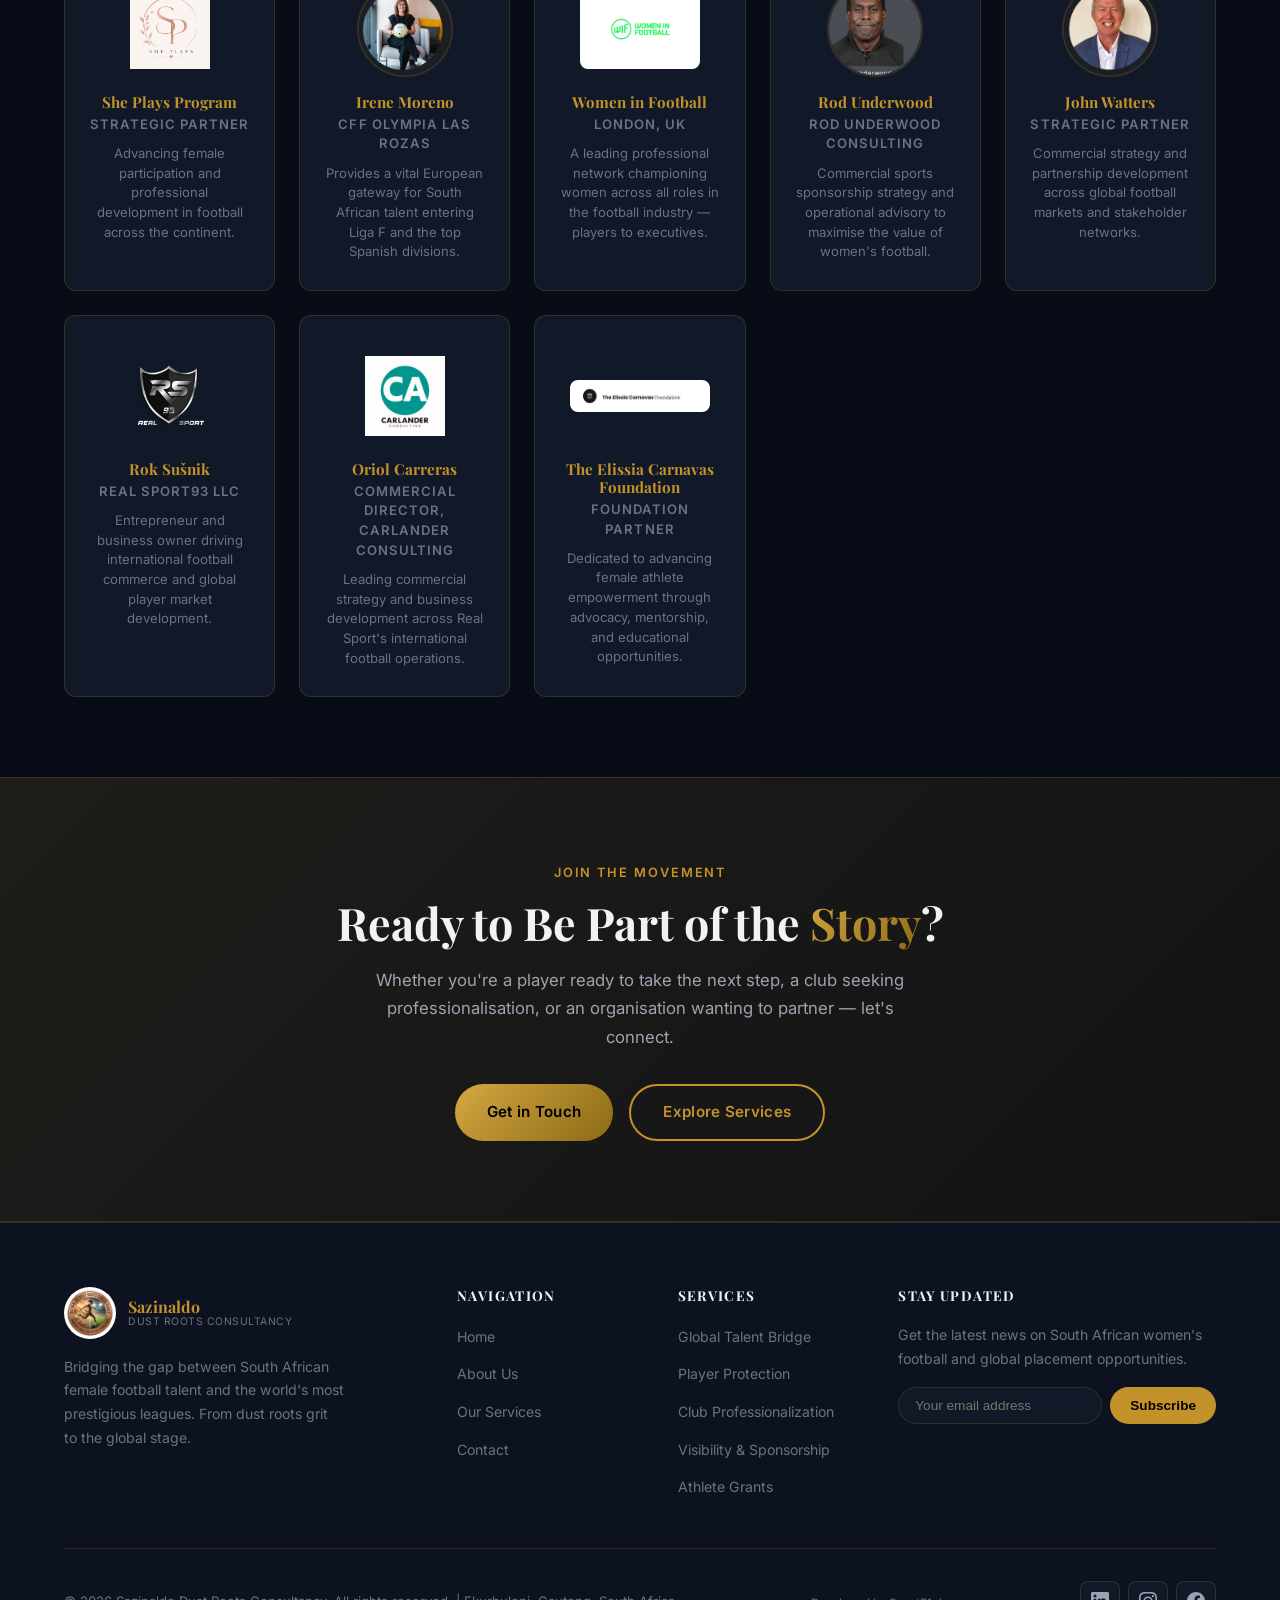
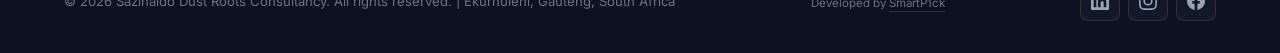
<file: about.html>
<!DOCTYPE html>
<html lang="en">
<head>
  <meta charset="UTF-8" />
  <meta name="viewport" content="width=device-width, initial-scale=1.0" />
  <meta name="description" content="About Sazinaldo Dust Roots Consultancy — Our story, mission, vision, and the team behind South Africa's leading female football scouting and advisory network." />
  <title>About Us | Sazinaldo Dust Roots Consultancy</title>
  <link rel="icon" href="images/logo.jpg" type="image/jpeg" />
  <link rel="preconnect" href="https://fonts.googleapis.com" />
  <link rel="preconnect" href="https://fonts.gstatic.com" crossorigin />
  <link href="https://fonts.googleapis.com/css2?family=Playfair+Display:wght@700;800&family=Inter:wght@400;500;600;700&display=swap" rel="stylesheet" />
  <link rel="stylesheet" href="css/styles.css" />
</head>
<body>

  <!-- ===== NAVBAR ===== -->
  <nav class="navbar">
    <div class="nav-inner">
      <a href="index.html" class="nav-logo">
        <img src="images/logo.jpg" alt="Sazinaldo Logo" />
        <div class="nav-logo-text">
          <span class="name">Sazinaldo</span>
          <span class="tagline">Dust Roots Consultancy</span>
        </div>
      </a>
      <div class="nav-links">
        <a href="index.html">Home</a>
        <a href="about.html" class="active">About</a>
        <a href="services.html">Services</a>
        <a href="players.php">Players</a>
        <a href="contact.html">Contact</a>
      </div>
      <a href="contact.html" class="btn btn-primary nav-cta">Get in Touch</a>
      <button class="hamburger" aria-label="Open menu">
        <span></span><span></span><span></span>
      </button>
    </div>
  </nav>

  <!-- ===== MOBILE NAV ===== -->
  <div class="mobile-nav">
    <button class="mobile-nav-close" aria-label="Close menu">&times;</button>
    <a href="index.html">Home</a>
    <a href="about.html">About</a>
    <a href="services.html">Services</a>
    <a href="players.php">Players</a>
    <a href="contact.html">Contact</a>
    <a href="contact.html" class="btn btn-primary">Get in Touch</a>
  </div>

  <!-- ===== PAGE HERO ===== -->
  <section class="page-hero">
    <div class="container">
      <div class="breadcrumb">
        <a href="index.html">Home</a>
        <span class="sep">/</span>
        <span>About Us</span>
      </div>
      <span class="eyebrow">Our Story</span>
      <h1>Rooted in <span class="gold-gradient">Purpose</span>,<br />Built for the World Stage</h1>
      <p>A dedicated scouting and advisory network born in Ekurhuleni, Gauteng — created to ensure South African female football talent gets the global recognition it deserves.</p>
    </div>
  </section>

  <!-- ===== WHO WE ARE ===== -->
  <section class="section-padding">
    <div class="container">
      <div class="about-split">
        <div class="about-image-wrap fade-up">
          <img src="images/banner.png" alt="Sazinaldo — From Dust Roots to the Global Stage" style="max-height: 480px; object-fit: cover;" />
          <div class="about-image-badge">
            <span class="year">2026</span>
            <span class="year-label">Est. Ekurhuleni</span>
          </div>
        </div>
        <div class="fade-up fade-up-delay-2">
          <span class="eyebrow" style="display:inline-block; font-size:0.8rem; font-weight:600; letter-spacing:0.15em; text-transform:uppercase; color:var(--gold); margin-bottom:0.75rem;">Who We Are</span>
          <h2 style="margin-bottom:1.25rem;">More Than a Network — We're a <span class="gold-gradient">Movement</span></h2>
          <p>
            Sazinaldo Dust Roots Consultancy was founded in 2026 in Ekurhuleni, Gauteng, with a singular conviction:
            that South African women's football is rich with world-class talent that simply lacks the right pathway
            to global opportunity.
          </p>
          <p>
            We bridge that gap. As a privately held specialist consultancy of 2–10 dedicated professionals,
            we combine deep local scouting intelligence with a verified global agent and league network spanning
            over 40 leagues across six continents.
          </p>
          <p>
            Our name carries meaning — "dust roots" speaks to the raw, gritty beginnings where South Africa's
            finest talent is forged, often on uneven pitches with minimal resources, yet with an abundance of
            heart, skill, and determination. We exist to honour that origin while unlocking its global destiny.
          </p>

          <div class="value-list">
            <div class="value-item">
              <div class="value-icon">🎯</div>
              <div>
                <h4>Precision Scouting</h4>
                <p>Identifying talent through rigorous, data-informed assessment processes with on-ground regional expertise.</p>
              </div>
            </div>
            <div class="value-item">
              <div class="value-icon">🤝</div>
              <div>
                <h4>Ethical Placement</h4>
                <p>Every connection we make is verified, transparent, and places the player's welfare first — always.</p>
              </div>
            </div>
            <div class="value-item">
              <div class="value-icon">⚖️</div>
              <div>
                <h4>PEA Compliant</h4>
                <p>Operating as a fully compliant Private Employment Agency with rigorous ethical and legal standards.</p>
              </div>
            </div>
          </div>
        </div>
      </div>
    </div>
  </section>

  <!-- ===== MISSION & VISION ===== -->
  <section class="section-padding" style="background: var(--bg-secondary); border-top: 1px solid var(--border); border-bottom: 1px solid var(--border);">
    <div class="container">
      <div style="display: grid; grid-template-columns: 1fr 1fr; gap: 3rem;">
        <div class="card fade-up" style="padding: 2.5rem;">
          <div style="font-size: 2.5rem; margin-bottom: 1rem;">🎯</div>
          <h3 style="color: var(--gold); margin-bottom: 1rem;">Our Mission</h3>
          <p style="font-size: 1rem; line-height: 1.8;">
            To create a sustainable ecosystem where regional South African female football excellence
            meets professional global opportunity — by identifying, protecting, and elevating players
            through ethical, transparent, and verified pathways to the world's top leagues.
          </p>
        </div>
        <div class="card fade-up fade-up-delay-2" style="padding: 2.5rem;">
          <div style="font-size: 2.5rem; margin-bottom: 1rem;">🔭</div>
          <h3 style="color: var(--gold); margin-bottom: 1rem;">Our Vision</h3>
          <p style="font-size: 1rem; line-height: 1.8;">
            To see South African players leading in the top divisions of world football, while fostering
            a self-sustaining, professional ecosystem for our local clubs — one that generates revenue,
            builds pride, and inspires the next generation of female footballers across the continent.
          </p>
        </div>
      </div>
    </div>
  </section>

  <!-- ===== FIGHT TO PLAY ===== -->
  <section class="section-padding">
    <div class="container">
      <div class="section-header fade-up">
        <span class="eyebrow">The Movement</span>
        <h2>The <span class="gold-gradient">'Fight to Play'</span> Ethos</h2>
        <div class="gold-divider"></div>
        <p>As Global Ambassador Lead for the "Fight to Play" movement, Sazinaldo stands at the intersection of sport and social justice — championing gender equality in football worldwide.</p>
      </div>

      <div class="services-grid">
        <div class="card fade-up fade-up-delay-1">
          <div class="card-icon">🌍</div>
          <h3>UN SDG 5 Alignment</h3>
          <p>Our Shared Value Strategy is anchored in the United Nations Sustainable Development Goal 5 — Gender Equality — ensuring women's football receives equal investment and opportunity.</p>
        </div>
        <div class="card fade-up fade-up-delay-2">
          <div class="card-icon">📺</div>
          <h3>Broadcast & Media Strategy</h3>
          <p>We drive international broadcast production strategy to increase visibility for women's football, bringing SA talent to global audiences and attracting commercial partnerships.</p>
        </div>
        <div class="card fade-up fade-up-delay-3">
          <div class="card-icon">🏗️</div>
          <h3>Infrastructure Development</h3>
          <p>Advocating for and facilitating grassroots infrastructure development — better pitches, facilities, and coaching environments for female players at every level.</p>
        </div>
        <div class="card fade-up fade-up-delay-4">
          <div class="card-icon">📜</div>
          <h3>Legacy & Documentary</h3>
          <p>Producing legacy content and documentary work that tells the stories of South Africa's female footballers, preserving history and inspiring future generations.</p>
        </div>
      </div>
    </div>
  </section>

  <!-- ===== COMPANY DETAILS ===== -->
  <section class="section-padding" style="background: var(--bg-secondary); border-top: 1px solid var(--border); border-bottom: 1px solid var(--border);">
    <div class="container">
      <div class="section-header fade-up">
        <span class="eyebrow">Company Profile</span>
        <h2>About the <span class="gold-gradient">Organisation</span></h2>
        <div class="gold-divider"></div>
      </div>

      <div style="display: grid; grid-template-columns: repeat(auto-fit, minmax(220px, 1fr)); gap: 1.5rem; margin-bottom: 4rem;">
        <div class="card fade-up" style="text-align:center; padding:2rem;">
          <div style="font-size:1.8rem; margin-bottom:0.75rem;">🏢</div>
          <h4 style="color:var(--gold); margin-bottom:0.4rem;">Industry</h4>
          <p style="margin:0; font-size:0.9rem;">Spectator Sports</p>
        </div>
        <div class="card fade-up fade-up-delay-1" style="text-align:center; padding:2rem;">
          <div style="font-size:1.8rem; margin-bottom:0.75rem;">👥</div>
          <h4 style="color:var(--gold); margin-bottom:0.4rem;">Company Size</h4>
          <p style="margin:0; font-size:0.9rem;">2–10 employees</p>
        </div>
        <div class="card fade-up fade-up-delay-2" style="text-align:center; padding:2rem;">
          <div style="font-size:1.8rem; margin-bottom:0.75rem;">📍</div>
          <h4 style="color:var(--gold); margin-bottom:0.4rem;">Headquarters</h4>
          <p style="margin:0; font-size:0.9rem;">Ekurhuleni, Gauteng, South Africa</p>
        </div>
        <div class="card fade-up fade-up-delay-3" style="text-align:center; padding:2rem;">
          <div style="font-size:1.8rem; margin-bottom:0.75rem;">🗓️</div>
          <h4 style="color:var(--gold); margin-bottom:0.4rem;">Founded</h4>
          <p style="margin:0; font-size:0.9rem;">2026</p>
        </div>
        <div class="card fade-up fade-up-delay-4" style="text-align:center; padding:2rem;">
          <div style="font-size:1.8rem; margin-bottom:0.75rem;">🔒</div>
          <h4 style="color:var(--gold); margin-bottom:0.4rem;">Type</h4>
          <p style="margin:0; font-size:0.9rem;">Privately Held</p>
        </div>
      </div>

      <!-- SPECIALTIES -->
      <div class="fade-up">
        <h3 style="text-align:center; margin-bottom:2rem;">Our <span class="gold-gradient">Specialties</span></h3>
        <div style="text-align: center; max-width: 900px; margin: 0 auto;">
          <span class="specialty-tag">WSL Scouting</span>
          <span class="specialty-tag">NWSL Recruitment</span>
          <span class="specialty-tag">A-League Women Talent Identification</span>
          <span class="specialty-tag">Strategic Women's Football Consultancy</span>
          <span class="specialty-tag">Global Player Placement & Pathways</span>
          <span class="specialty-tag">FIGHT TO PLAY Global Ambassador Lead</span>
          <span class="specialty-tag">UN SDG 5 Shared Value Strategy</span>
          <span class="specialty-tag">Female Athlete Empowerment & Advocacy</span>
          <span class="specialty-tag">International Broadcast Production Strategy</span>
          <span class="specialty-tag">Grassroots Infrastructure Development</span>
          <span class="specialty-tag">Sports Social Enterprise Management</span>
          <span class="specialty-tag">Professional Coaching & Admin Certification</span>
          <span class="specialty-tag">She Plays Program Strategic Partner</span>
          <span class="specialty-tag">Sovereign Sports & SAFA Alignment</span>
          <span class="specialty-tag">PEA Compliance</span>
          <span class="specialty-tag">High-Performance Training Hub Development</span>
          <span class="specialty-tag">Athlete Educational & Athletic Grants</span>
          <span class="specialty-tag">Commercial Sports Sponsorship Strategy</span>
          <span class="specialty-tag">Club Formalization & MY SAFA Integration</span>
          <span class="specialty-tag">Legacy Content & Documentary Production</span>
          <span class="specialty-tag">Liga F</span>
        </div>
      </div>
    </div>
  </section>

  <!-- ===== PARTNERS ===== -->
  <section class="section-padding">
    <div class="container">
      <div class="section-header fade-up">
        <span class="eyebrow">Trusted Network</span>
        <h2>Our Key <span class="gold-gradient">Partners</span></h2>
        <div class="gold-divider"></div>
        <p>We collaborate with world-class organisations that share our commitment to women's football development and ethical player representation.</p>
      </div>
      <div class="partners-grid">


        <div class="partner-card fade-up fade-up-delay-2">
          <div class="partner-logo-wrap">
            <img class="partner-logo" src="images/partners/She Plays.jpg" alt="She Plays Program" />
          </div>
          <h4>She Plays Program</h4>
          <p class="partner-role">Strategic Partner</p>
          <p>Advancing female participation and professional development in football across the continent.</p>
        </div>


        <div class="partner-card fade-up fade-up-delay-1">
          <img class="partner-photo" src="images/partners/Irene Moreno Partner.png" alt="Irene Moreno" />
          <h4>Irene Moreno</h4>
          <p class="partner-role">CFF Olympia Las Rozas</p>
          <p>Provides a vital European gateway for South African talent entering Liga F and the top Spanish divisions.</p>
        </div>

        <div class="partner-card fade-up fade-up-delay-2">
          <div class="partner-logo-wrap">
            <img class="partner-logo logo-light-bg" src="images/partners/Women In Football.jpg" alt="Women in Football" />
          </div>
          <h4>Women in Football</h4>
          <p class="partner-role">London, UK</p>
          <p>A leading professional network championing women across all roles in the football industry — players to executives.</p>
        </div>

        <div class="partner-card fade-up fade-up-delay-3">
          <img class="partner-photo" src="images/partners/Rod Underwood Partner.png" alt="Rod Underwood" />
          <h4>Rod Underwood</h4>
          <p class="partner-role">Rod Underwood Consulting</p>
          <p>Commercial sports sponsorship strategy and operational advisory to maximise the value of women's football.</p>
        </div>

        <div class="partner-card fade-up fade-up-delay-1">
          <img class="partner-photo" src="images/partners/John Watters.png" alt="John Watters" />
          <h4>John Watters</h4>
          <p class="partner-role">Strategic Partner</p>
          <p>Commercial strategy and partnership development across global football markets and stakeholder networks.</p>
        </div>


        <div class="partner-card fade-up fade-up-delay-3">
          <div class="partner-logo-wrap">
            <img class="partner-logo" src="images/partners/Real Sport.png" alt="Real Sport" />
          </div>
          <h4>Rok Sušnik</h4>
          <p class="partner-role">REAL SPORT93 LLC</p>
          <p>Entrepreneur and business owner driving international football commerce and global player market development.</p>
        </div>

        <div class="partner-card fade-up fade-up-delay-1">
          <div class="partner-logo-wrap">
            <img class="partner-logo" src="images/partners/carlander_consulting_logo.jpeg" alt="Carlander Consulting" />
          </div>
          <h4>Oriol Carreras</h4>
          <p class="partner-role">Commercial Director, Carlander Consulting</p>
          <p>Leading commercial strategy and business development across Real Sport's international football operations.</p>
        </div>

        <div class="partner-card fade-up fade-up-delay-2">
          <div class="partner-logo-wrap">
            <img class="partner-logo logo-light-bg" src="images/partners/The Elissia Carnavas Foundation.webp" alt="The Elissia Carnavas Foundation" />
          </div>
          <h4>The Elissia Carnavas Foundation</h4>
          <p class="partner-role">Foundation Partner</p>
          <p>Dedicated to advancing female athlete empowerment through advocacy, mentorship, and educational opportunities.</p>
        </div>

      </div>
    </div>
  </section>

  <!-- ===== CTA ===== -->
  <section class="cta-section">
    <div class="container">
      <div class="fade-up">
        <span class="eyebrow" style="display:inline-block; font-size:0.8rem; font-weight:600; letter-spacing:0.15em; text-transform:uppercase; color:var(--gold); margin-bottom:0.75rem;">Join the Movement</span>
        <h2>Ready to Be Part of the <span class="gold-gradient">Story</span>?</h2>
        <p>Whether you're a player ready to take the next step, a club seeking professionalisation, or an organisation wanting to partner — let's connect.</p>
        <div class="cta-actions">
          <a href="contact.html" class="btn btn-primary">Get in Touch</a>
          <a href="services.html" class="btn btn-outline">Explore Services</a>
        </div>
      </div>
    </div>
  </section>

  <!-- ===== FOOTER ===== -->
  <footer>
    <div class="container">
      <div class="footer-grid">
        <div class="footer-brand">
          <a href="index.html" class="nav-logo">
            <img src="images/logo.jpg" alt="Sazinaldo Logo" />
            <div class="nav-logo-text">
              <span class="name">Sazinaldo</span>
              <span class="tagline">Dust Roots Consultancy</span>
            </div>
          </a>
          <p>Bridging the gap between South African female football talent and the world's most prestigious leagues. From dust roots grit to the global stage.</p>
        </div>
        <div class="footer-col">
          <h4>Navigation</h4>
          <ul>
            <li><a href="index.html">Home</a></li>
            <li><a href="about.html">About Us</a></li>
            <li><a href="services.html">Our Services</a></li>
            <li><a href="contact.html">Contact</a></li>
          </ul>
        </div>
        <div class="footer-col">
          <h4>Services</h4>
          <ul>
            <li><a href="services.html">Global Talent Bridge</a></li>
            <li><a href="services.html">Player Protection</a></li>
            <li><a href="services.html">Club Professionalization</a></li>
            <li><a href="services.html">Visibility & Sponsorship</a></li>
            <li><a href="services.html">Athlete Grants</a></li>
          </ul>
        </div>
        <div class="footer-col footer-newsletter">
          <h4>Stay Updated</h4>
          <p>Get the latest news on South African women's football and global placement opportunities.</p>
          <form class="newsletter-form" onsubmit="return false;">
            <input type="email" placeholder="Your email address" required />
            <button type="submit">Subscribe</button>
          </form>
        </div>
      </div>
      <div class="footer-bottom">
        <p>&copy; 2026 Sazinaldo Dust Roots Consultancy. All rights reserved. | Ekurhuleni, Gauteng, South Africa</p>
        <p style="font-size:0.72rem;color:var(--text-muted);margin-top:0.35rem;">Developed by <a href="https://www.smartpick.co.za/it" target="_blank" rel="noopener noreferrer" style="color:inherit;text-decoration:none;border-bottom:1px solid rgba(255,255,255,0.12);padding-bottom:1px;transition:color 0.2s;" onmouseover="this.style.color='var(--gold)'" onmouseout="this.style.color=''">SmartP1ck</a></p>
        <div class="social-links">
          <a href="#" class="social-link" title="LinkedIn" aria-label="LinkedIn"><svg width="18" height="18" viewBox="0 0 24 24" fill="currentColor"><path d="M20.447 20.452h-3.554v-5.569c0-1.328-.027-3.037-1.852-3.037-1.853 0-2.136 1.445-2.136 2.939v5.667H9.351V9h3.414v1.561h.046c.477-.9 1.637-1.85 3.37-1.85 3.601 0 4.267 2.37 4.267 5.455v6.286zM5.337 7.433a2.062 2.062 0 01-2.063-2.065 2.064 2.064 0 112.063 2.065zm1.782 13.019H3.555V9h3.564v11.452zM22.225 0H1.771C.792 0 0 .774 0 1.729v20.542C0 23.227.792 24 1.771 24h20.451C23.2 24 24 23.227 24 22.271V1.729C24 .774 23.2 0 22.222 0h.003z"/></svg></a>
          <a href="https://www.instagram.com/sazinaldo_drc/" class="social-link" target="_blank" rel="noopener noreferrer" title="Instagram" aria-label="Instagram"><svg width="18" height="18" viewBox="0 0 24 24" fill="currentColor"><path d="M12 2.163c3.204 0 3.584.012 4.85.07 3.252.148 4.771 1.691 4.919 4.919.058 1.265.069 1.645.069 4.849 0 3.205-.012 3.584-.069 4.849-.149 3.225-1.664 4.771-4.919 4.919-1.266.058-1.644.07-4.85.07-3.204 0-3.584-.012-4.849-.07-3.26-.149-4.771-1.699-4.919-4.92-.058-1.265-.07-1.644-.07-4.849 0-3.204.013-3.583.07-4.849.149-3.227 1.664-4.771 4.919-4.919 1.266-.057 1.645-.069 4.849-.069zM12 0C8.741 0 8.333.014 7.053.072 2.695.272.273 2.69.073 7.052.014 8.333 0 8.741 0 12c0 3.259.014 3.668.072 4.948.2 4.358 2.618 6.78 6.98 6.98C8.333 23.986 8.741 24 12 24c3.259 0 3.668-.014 4.948-.072 4.354-.2 6.782-2.618 6.979-6.98.059-1.28.073-1.689.073-4.948 0-3.259-.014-3.667-.072-4.947-.196-4.354-2.617-6.78-6.979-6.98C15.668.014 15.259 0 12 0zm0 5.838a6.162 6.162 0 100 12.324 6.162 6.162 0 000-12.324zM12 16a4 4 0 110-8 4 4 0 010 8zm6.406-11.845a1.44 1.44 0 100 2.881 1.44 1.44 0 000-2.881z"/></svg></a>
          <a href="https://www.facebook.com/profile.php?id=61591502792951" class="social-link" target="_blank" rel="noopener noreferrer" title="Facebook" aria-label="Facebook"><svg width="18" height="18" viewBox="0 0 24 24" fill="currentColor"><path d="M24 12.073c0-6.627-5.373-12-12-12s-12 5.373-12 12c0 5.99 4.388 10.954 10.125 11.854v-8.385H7.078v-3.47h3.047V9.43c0-3.007 1.792-4.669 4.533-4.669 1.312 0 2.686.235 2.686.235v2.953H15.83c-1.491 0-1.956.925-1.956 1.874v2.25h3.328l-.532 3.47h-2.796v8.385C19.612 23.027 24 18.062 24 12.073z"/></svg></a>
        </div>
      </div>
    </div>
  </footer>

  <button class="scroll-top" aria-label="Back to top">↑</button>
  <script src="js/main.js"></script>
</body>
</html>
</file>
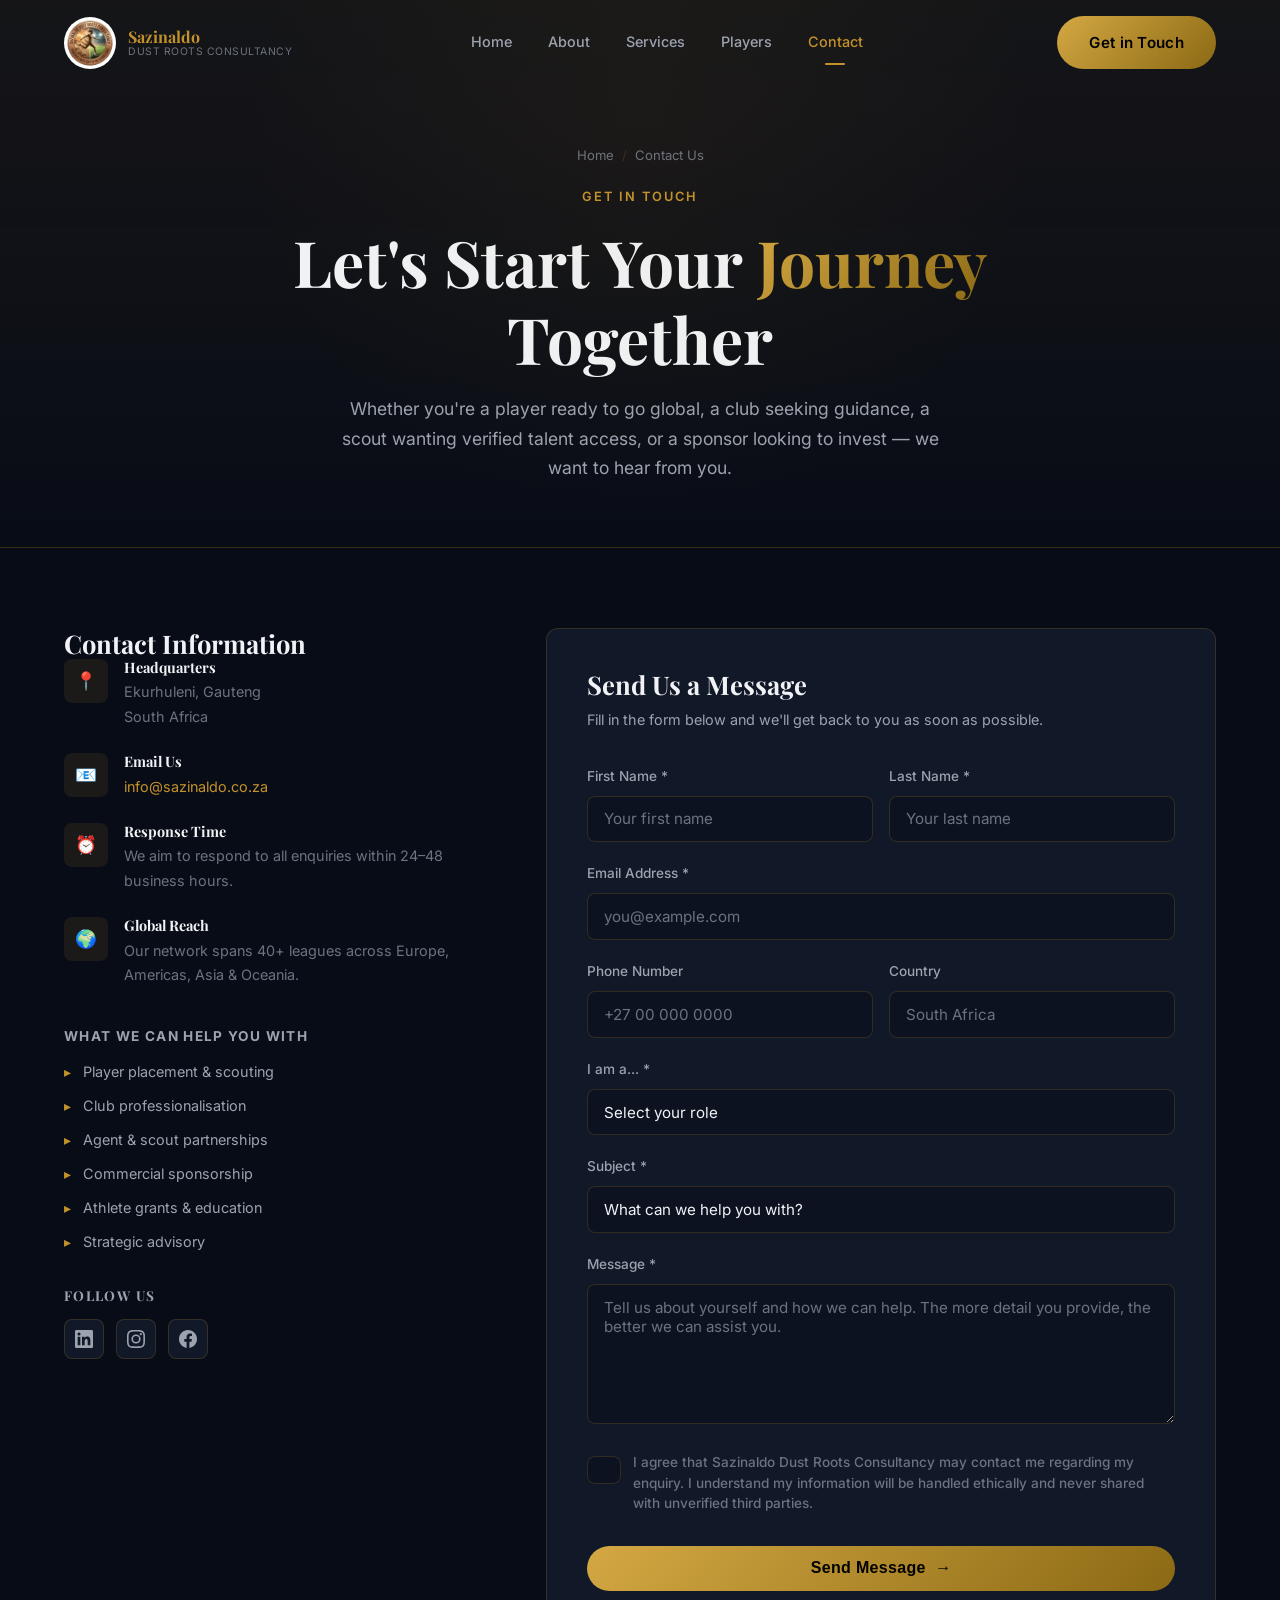
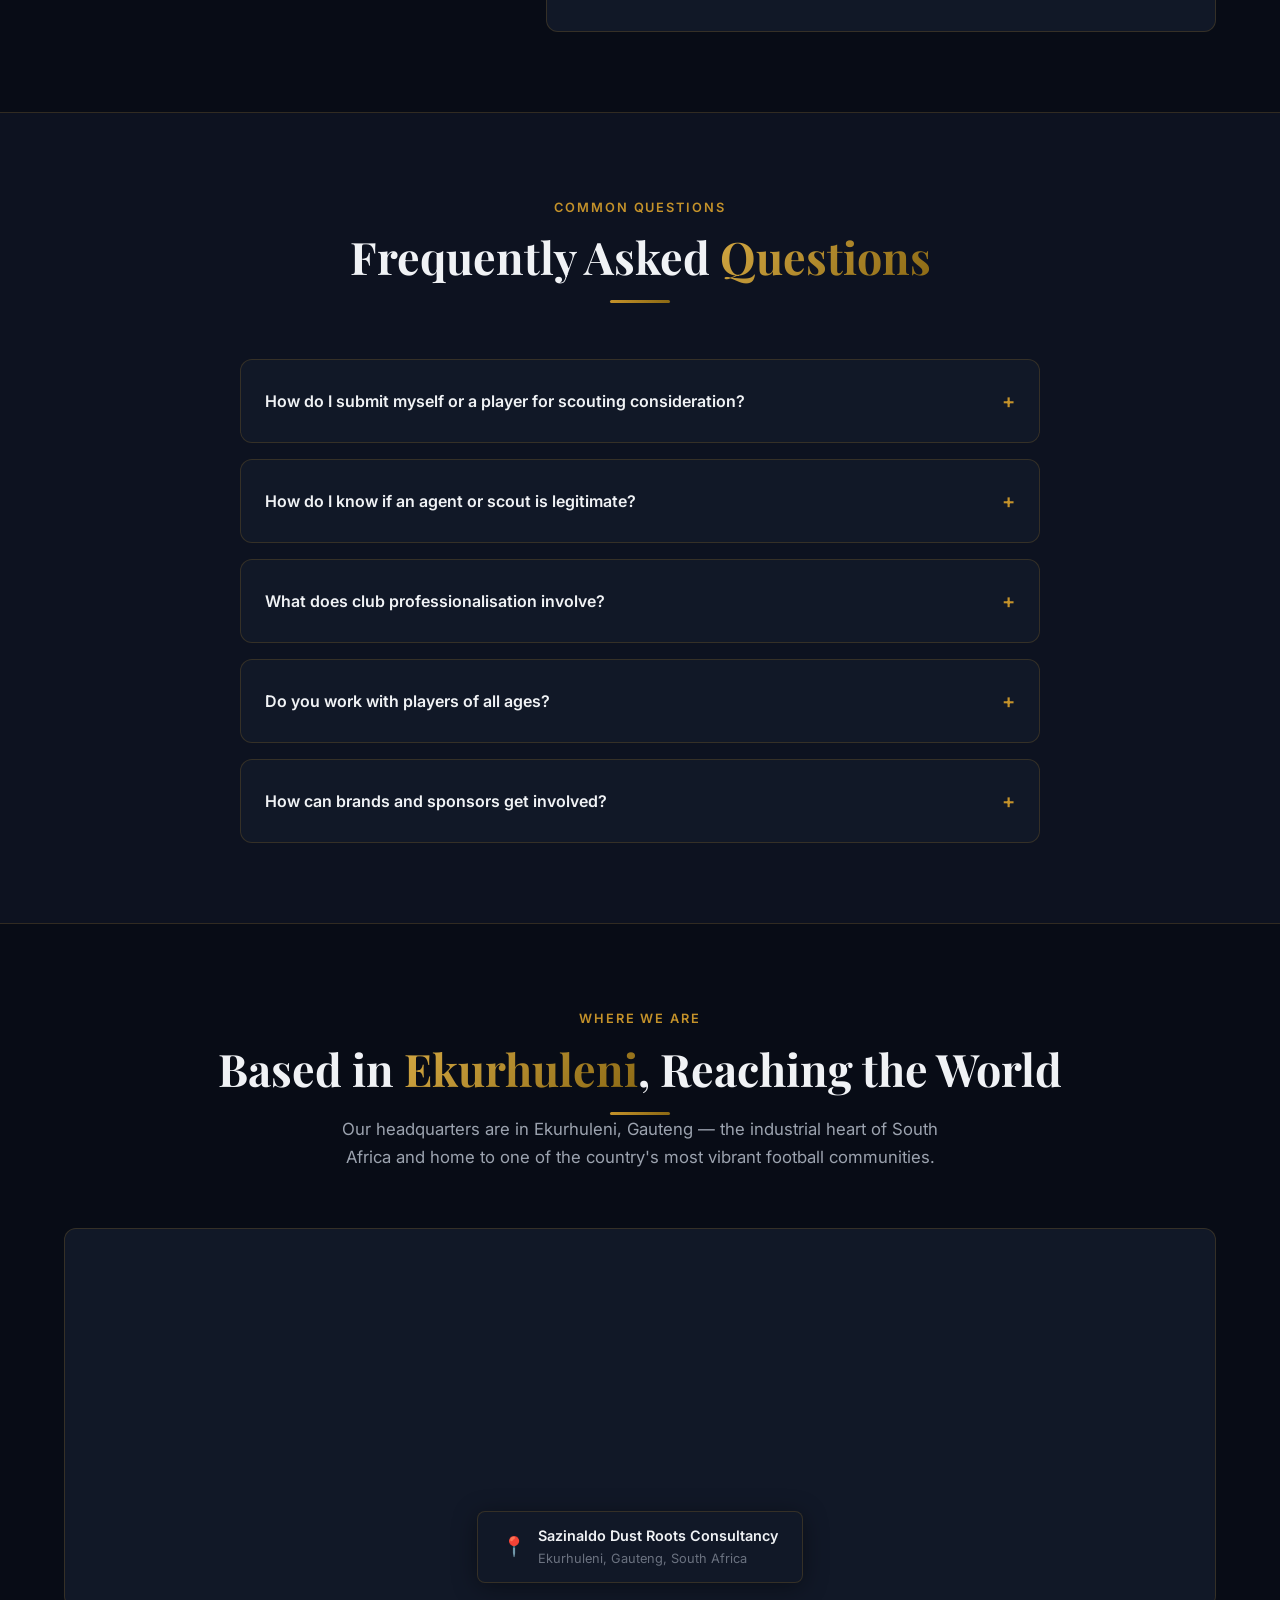
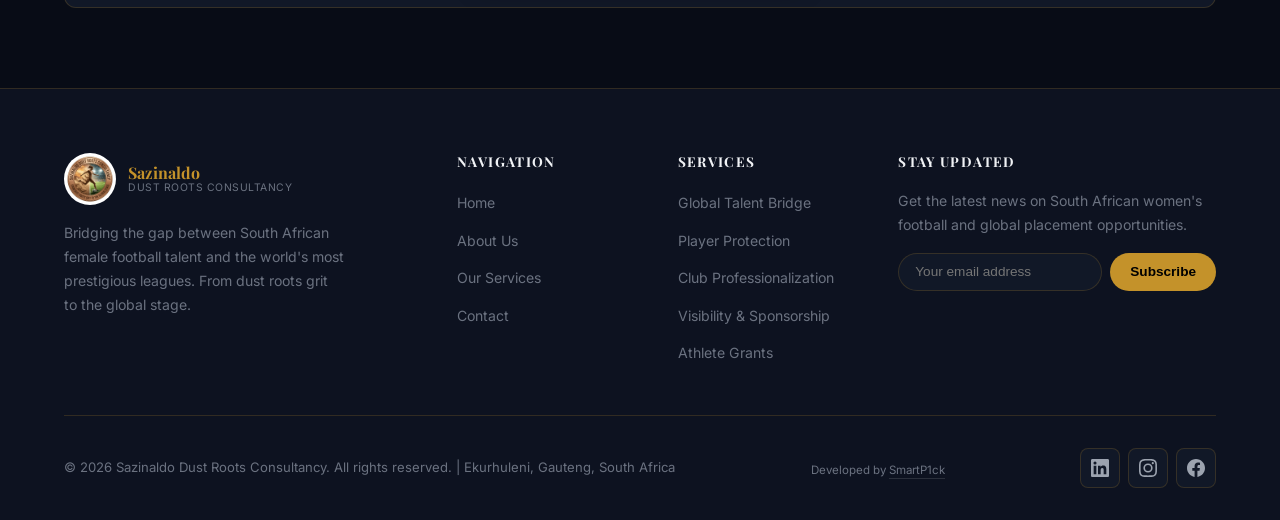
<file: contact.html>
<!DOCTYPE html>
<html lang="en">
<head>
  <meta charset="UTF-8" />
  <meta name="viewport" content="width=device-width, initial-scale=1.0" />
  <meta name="description" content="Contact Sazinaldo Dust Roots Consultancy — reach out for player placement, club advisory, scouting partnerships, or sponsorship inquiries." />
  <title>Contact Us | Sazinaldo Dust Roots Consultancy</title>
  <link rel="icon" href="images/logo.jpg" type="image/jpeg" />
  <link rel="preconnect" href="https://fonts.googleapis.com" />
  <link rel="preconnect" href="https://fonts.gstatic.com" crossorigin />
  <link href="https://fonts.googleapis.com/css2?family=Playfair+Display:wght@700;800&family=Inter:wght@400;500;600;700&display=swap" rel="stylesheet" />
  <link rel="stylesheet" href="css/styles.css" />
</head>
<body>

  <!-- ===== NAVBAR ===== -->
  <nav class="navbar">
    <div class="nav-inner">
      <a href="index.html" class="nav-logo">
        <img src="images/logo.jpg" alt="Sazinaldo Logo" />
        <div class="nav-logo-text">
          <span class="name">Sazinaldo</span>
          <span class="tagline">Dust Roots Consultancy</span>
        </div>
      </a>
      <div class="nav-links">
        <a href="index.html">Home</a>
        <a href="about.html">About</a>
        <a href="services.html">Services</a>
        <a href="players.php">Players</a>
        <a href="contact.html" class="active">Contact</a>
      </div>
      <a href="contact.html" class="btn btn-primary nav-cta">Get in Touch</a>
      <button class="hamburger" aria-label="Open menu">
        <span></span><span></span><span></span>
      </button>
    </div>
  </nav>

  <!-- ===== MOBILE NAV ===== -->
  <div class="mobile-nav">
    <button class="mobile-nav-close" aria-label="Close menu">&times;</button>
    <a href="index.html">Home</a>
    <a href="about.html">About</a>
    <a href="services.html">Services</a>
    <a href="players.php">Players</a>
    <a href="contact.html">Contact</a>
    <a href="contact.html" class="btn btn-primary">Get in Touch</a>
  </div>

  <!-- ===== PAGE HERO ===== -->
  <section class="page-hero">
    <div class="container">
      <div class="breadcrumb">
        <a href="index.html">Home</a>
        <span class="sep">/</span>
        <span>Contact Us</span>
      </div>
      <span class="eyebrow">Get in Touch</span>
      <h1>Let's Start Your <span class="gold-gradient">Journey</span><br />Together</h1>
      <p>Whether you're a player ready to go global, a club seeking guidance, a scout wanting verified talent access, or a sponsor looking to invest — we want to hear from you.</p>
    </div>
  </section>

  <!-- ===== CONTACT SECTION ===== -->
  <section class="section-padding">
    <div class="container">
      <div class="contact-grid">

        <!-- LEFT: INFO -->
        <div class="fade-up">
          <h3>Contact Information</h3>

          <div class="contact-detail">
            <div class="contact-detail-icon">📍</div>
            <div>
              <h4>Headquarters</h4>
              <p>Ekurhuleni, Gauteng<br />South Africa</p>
            </div>
          </div>

          <div class="contact-detail">
            <div class="contact-detail-icon">📧</div>
            <div>
              <h4>Email Us</h4>
              <p>
                <a href="mailto:info@sazinaldo.co.za" style="color: var(--gold); transition: var(--transition);">info@sazinaldo.co.za</a>
              </p>
            </div>
          </div>

          <div class="contact-detail">
            <div class="contact-detail-icon">⏰</div>
            <div>
              <h4>Response Time</h4>
              <p>We aim to respond to all enquiries within 24–48 business hours.</p>
            </div>
          </div>

          <div class="contact-detail">
            <div class="contact-detail-icon">🌍</div>
            <div>
              <h4>Global Reach</h4>
              <p>Our network spans 40+ leagues across Europe, Americas, Asia &amp; Oceania.</p>
            </div>
          </div>

          <!-- ENQUIRY TYPES -->
          <div style="margin-top: 2.5rem; margin-bottom: 2rem;">
            <h4 style="color: var(--text-secondary); font-size: 0.85rem; text-transform: uppercase; letter-spacing: 0.1em; margin-bottom: 1rem; font-family: var(--font-body);">What we can help you with</h4>
            <div style="display: flex; flex-direction: column; gap: 0.6rem;">
              <div style="display: flex; align-items: center; gap: 0.75rem; font-size: 0.9rem; color: var(--text-secondary);">
                <span style="color: var(--gold);">▸</span> Player placement &amp; scouting
              </div>
              <div style="display: flex; align-items: center; gap: 0.75rem; font-size: 0.9rem; color: var(--text-secondary);">
                <span style="color: var(--gold);">▸</span> Club professionalisation
              </div>
              <div style="display: flex; align-items: center; gap: 0.75rem; font-size: 0.9rem; color: var(--text-secondary);">
                <span style="color: var(--gold);">▸</span> Agent &amp; scout partnerships
              </div>
              <div style="display: flex; align-items: center; gap: 0.75rem; font-size: 0.9rem; color: var(--text-secondary);">
                <span style="color: var(--gold);">▸</span> Commercial sponsorship
              </div>
              <div style="display: flex; align-items: center; gap: 0.75rem; font-size: 0.9rem; color: var(--text-secondary);">
                <span style="color: var(--gold);">▸</span> Athlete grants &amp; education
              </div>
              <div style="display: flex; align-items: center; gap: 0.75rem; font-size: 0.9rem; color: var(--text-secondary);">
                <span style="color: var(--gold);">▸</span> Strategic advisory
              </div>
            </div>
          </div>

          <!-- SOCIAL -->
          <div class="contact-social">
            <h4>Follow Us</h4>
            <div class="social-links">
              <a href="#" class="social-link" title="LinkedIn" aria-label="LinkedIn"><svg width="18" height="18" viewBox="0 0 24 24" fill="currentColor"><path d="M20.447 20.452h-3.554v-5.569c0-1.328-.027-3.037-1.852-3.037-1.853 0-2.136 1.445-2.136 2.939v5.667H9.351V9h3.414v1.561h.046c.477-.9 1.637-1.85 3.37-1.85 3.601 0 4.267 2.37 4.267 5.455v6.286zM5.337 7.433a2.062 2.062 0 01-2.063-2.065 2.064 2.064 0 112.063 2.065zm1.782 13.019H3.555V9h3.564v11.452zM22.225 0H1.771C.792 0 0 .774 0 1.729v20.542C0 23.227.792 24 1.771 24h20.451C23.2 24 24 23.227 24 22.271V1.729C24 .774 23.2 0 22.222 0h.003z"/></svg></a>
              <a href="https://www.instagram.com/sazinaldo_drc/" class="social-link" target="_blank" rel="noopener noreferrer" title="Instagram" aria-label="Instagram"><svg width="18" height="18" viewBox="0 0 24 24" fill="currentColor"><path d="M12 2.163c3.204 0 3.584.012 4.85.07 3.252.148 4.771 1.691 4.919 4.919.058 1.265.069 1.645.069 4.849 0 3.205-.012 3.584-.069 4.849-.149 3.225-1.664 4.771-4.919 4.919-1.266.058-1.644.07-4.85.07-3.204 0-3.584-.012-4.849-.07-3.26-.149-4.771-1.699-4.919-4.92-.058-1.265-.07-1.644-.07-4.849 0-3.204.013-3.583.07-4.849.149-3.227 1.664-4.771 4.919-4.919 1.266-.057 1.645-.069 4.849-.069zM12 0C8.741 0 8.333.014 7.053.072 2.695.272.273 2.69.073 7.052.014 8.333 0 8.741 0 12c0 3.259.014 3.668.072 4.948.2 4.358 2.618 6.78 6.98 6.98C8.333 23.986 8.741 24 12 24c3.259 0 3.668-.014 4.948-.072 4.354-.2 6.782-2.618 6.979-6.98.059-1.28.073-1.689.073-4.948 0-3.259-.014-3.667-.072-4.947-.196-4.354-2.617-6.78-6.979-6.98C15.668.014 15.259 0 12 0zm0 5.838a6.162 6.162 0 100 12.324 6.162 6.162 0 000-12.324zM12 16a4 4 0 110-8 4 4 0 010 8zm6.406-11.845a1.44 1.44 0 100 2.881 1.44 1.44 0 000-2.881z"/></svg></a>
              <a href="https://www.facebook.com/profile.php?id=61591502792951" class="social-link" target="_blank" rel="noopener noreferrer" title="Facebook" aria-label="Facebook"><svg width="18" height="18" viewBox="0 0 24 24" fill="currentColor"><path d="M24 12.073c0-6.627-5.373-12-12-12s-12 5.373-12 12c0 5.99 4.388 10.954 10.125 11.854v-8.385H7.078v-3.47h3.047V9.43c0-3.007 1.792-4.669 4.533-4.669 1.312 0 2.686.235 2.686.235v2.953H15.83c-1.491 0-1.956.925-1.956 1.874v2.25h3.328l-.532 3.47h-2.796v8.385C19.612 23.027 24 18.062 24 12.073z"/></svg></a>
            </div>
          </div>
        </div>

        <!-- RIGHT: FORM -->
        <!--
          To activate email sending:
          1. Go to https://formspree.io and create a free account
          2. Create a new form and copy your form endpoint (e.g. https://formspree.io/f/xyzabcde)
          3. Replace the action attribute value below with your Formspree endpoint
        -->
        <div class="contact-form-wrap fade-up fade-up-delay-2">
          <h3>Send Us a Message</h3>
          <p>Fill in the form below and we'll get back to you as soon as possible.</p>

          <form id="contact-form" method="POST" novalidate>
            <!-- Honeypot spam protection (off-screen, not display:none so bots fill it) -->
            <div style="position:absolute;left:-9999px;top:-9999px;width:1px;height:1px;overflow:hidden;" aria-hidden="true">
              <input type="text" name="_gotcha" tabindex="-1" autocomplete="nope" value="" />
            </div>

            <div class="form-row">
              <div class="form-group">
                <label for="first-name">First Name *</label>
                <input
                  type="text"
                  id="first-name"
                  name="first_name"
                  placeholder="Your first name"
                  required
                />
              </div>
              <div class="form-group">
                <label for="last-name">Last Name *</label>
                <input
                  type="text"
                  id="last-name"
                  name="last_name"
                  placeholder="Your last name"
                  required
                />
              </div>
            </div>

            <div class="form-group">
              <label for="email">Email Address *</label>
              <input
                type="email"
                id="email"
                name="email"
                placeholder="you@example.com"
                required
              />
            </div>

            <div class="form-row">
              <div class="form-group">
                <label for="phone">Phone Number</label>
                <input
                  type="tel"
                  id="phone"
                  name="phone"
                  placeholder="+27 00 000 0000"
                />
              </div>
              <div class="form-group">
                <label for="country">Country</label>
                <input
                  type="text"
                  id="country"
                  name="country"
                  placeholder="South Africa"
                />
              </div>
            </div>

            <div class="form-group">
              <label for="enquiry-type">I am a... *</label>
              <select id="enquiry-type" name="enquiry_type" required>
                <option value="" disabled selected>Select your role</option>
                <option value="player">Player / Athlete</option>
                <option value="club">Club / Academy</option>
                <option value="agent">Licensed Agent / Scout</option>
                <option value="sponsor">Sponsor / Investor</option>
                <option value="media">Media / Broadcaster</option>
                <option value="partner">Potential Partner / NGO</option>
                <option value="other">Other</option>
              </select>
            </div>

            <div class="form-group">
              <label for="subject">Subject *</label>
              <select id="subject" name="subject" required>
                <option value="" disabled selected>What can we help you with?</option>
                <option value="player-placement">Player Placement &amp; Scouting</option>
                <option value="club-professionalisation">Club Professionalisation</option>
                <option value="player-protection">Player Protection Advice</option>
                <option value="agent-partnership">Agent / Scout Partnership</option>
                <option value="sponsorship">Commercial Sponsorship</option>
                <option value="athlete-grants">Athlete Grants &amp; Education</option>
                <option value="advisory">Strategic Advisory</option>
                <option value="media">Media &amp; Broadcast</option>
                <option value="general">General Enquiry</option>
              </select>
            </div>

            <div class="form-group">
              <label for="message">Message *</label>
              <textarea
                id="message"
                name="message"
                placeholder="Tell us about yourself and how we can help. The more detail you provide, the better we can assist you."
                required
              ></textarea>
            </div>

            <div class="form-group" style="display: flex; align-items: flex-start; gap: 0.75rem; margin-bottom: 1.5rem;">
              <input
                type="checkbox"
                id="consent"
                name="consent"
                required
                style="width: auto; margin-top: 4px; accent-color: var(--gold);"
              />
              <label for="consent" style="font-size: 0.85rem; color: var(--text-muted); cursor: pointer; line-height: 1.5;">
                I agree that Sazinaldo Dust Roots Consultancy may contact me regarding my enquiry. I understand my information will be handled ethically and never shared with unverified third parties.
              </label>
            </div>

            <button type="submit" class="btn btn-primary form-submit">
              Send Message &nbsp;→
            </button>

            <div id="form-message" class="form-message"></div>
          </form>
        </div>
      </div>
    </div>
  </section>

  <!-- ===== FAQ ===== -->
  <section class="section-padding" style="background: var(--bg-secondary); border-top: 1px solid var(--border); border-bottom: 1px solid var(--border);">
    <div class="container">
      <div class="section-header fade-up">
        <span class="eyebrow">Common Questions</span>
        <h2>Frequently Asked <span class="gold-gradient">Questions</span></h2>
        <div class="gold-divider"></div>
      </div>

      <div style="max-width: 800px; margin: 0 auto; display: flex; flex-direction: column; gap: 1rem;">

        <details class="card fade-up" style="padding: 1.5rem; cursor: pointer;">
          <summary style="font-weight: 600; color: var(--text-primary); list-style: none; display: flex; justify-content: space-between; align-items: center;">
            How do I submit myself or a player for scouting consideration?
            <span style="color: var(--gold); font-size: 1.25rem; flex-shrink: 0; margin-left: 1rem;">+</span>
          </summary>
          <p style="margin-top: 1rem; margin-bottom: 0;">
            Use the contact form above, select "Player / Athlete" as your role and "Player Placement &amp; Scouting" as the subject. Include as much detail as possible — age, position, current club, stats, and any footage links. We review all submissions and respond within 48 hours.
          </p>
        </details>

        <details class="card fade-up fade-up-delay-1" style="padding: 1.5rem; cursor: pointer;">
          <summary style="font-weight: 600; color: var(--text-primary); list-style: none; display: flex; justify-content: space-between; align-items: center;">
            How do I know if an agent or scout is legitimate?
            <span style="color: var(--gold); font-size: 1.25rem; flex-shrink: 0; margin-left: 1rem;">+</span>
          </summary>
          <p style="margin-top: 1rem; margin-bottom: 0;">
            Legitimate FIFA-licensed agents are registered with FIFA and their national federation. They will never ask you to pay upfront fees. If you're unsure about an approach you've received, contact us immediately — we offer free verification checks for South African players.
          </p>
        </details>

        <details class="card fade-up fade-up-delay-2" style="padding: 1.5rem; cursor: pointer;">
          <summary style="font-weight: 600; color: var(--text-primary); list-style: none; display: flex; justify-content: space-between; align-items: center;">
            What does club professionalisation involve?
            <span style="color: var(--gold); font-size: 1.25rem; flex-shrink: 0; margin-left: 1rem;">+</span>
          </summary>
          <p style="margin-top: 1rem; margin-bottom: 0;">
            We help clubs register as NPOs, integrate with the MY SAFA platform for official status, establish governance structures, set up transfer and sell-on fee agreements, and access coaching certification pathways. This creates sustainable revenue streams and formal competition eligibility.
          </p>
        </details>

        <details class="card fade-up fade-up-delay-3" style="padding: 1.5rem; cursor: pointer;">
          <summary style="font-weight: 600; color: var(--text-primary); list-style: none; display: flex; justify-content: space-between; align-items: center;">
            Do you work with players of all ages?
            <span style="color: var(--gold); font-size: 1.25rem; flex-shrink: 0; margin-left: 1rem;">+</span>
          </summary>
          <p style="margin-top: 1rem; margin-bottom: 0;">
            We work with senior players (18+) for direct league placement. For younger players (under 18), we focus on educational grant pathways, development planning, and positioning for future placement. All work involving minors follows strict ethical and legal guidelines.
          </p>
        </details>

        <details class="card fade-up fade-up-delay-4" style="padding: 1.5rem; cursor: pointer;">
          <summary style="font-weight: 600; color: var(--text-primary); list-style: none; display: flex; justify-content: space-between; align-items: center;">
            How can brands and sponsors get involved?
            <span style="color: var(--gold); font-size: 1.25rem; flex-shrink: 0; margin-left: 1rem;">+</span>
          </summary>
          <p style="margin-top: 1rem; margin-bottom: 0;">
            We welcome conversations with brands whose values align with women's football, gender equality, and youth development. Contact us with "Commercial Sponsorship" as your subject and we'll schedule a discovery call to explore partnership opportunities tailored to your goals.
          </p>
        </details>

      </div>
    </div>
  </section>

  <!-- ===== MAP / LOCATION ===== -->
  <section class="section-padding">
    <div class="container">
      <div class="section-header fade-up">
        <span class="eyebrow">Where We Are</span>
        <h2>Based in <span class="gold-gradient">Ekurhuleni</span>, Reaching the World</h2>
        <div class="gold-divider"></div>
        <p>Our headquarters are in Ekurhuleni, Gauteng — the industrial heart of South Africa and home to one of the country's most vibrant football communities.</p>
      </div>
      <div class="fade-up" style="
        background: var(--bg-card);
        border: 1px solid var(--border);
        border-radius: var(--radius);
        overflow: hidden;
        height: 380px;
        display: flex;
        align-items: center;
        justify-content: center;
        position: relative;
      ">
        <iframe
          title="Sazinaldo Location — Ekurhuleni, Gauteng"
          src="https://www.openstreetmap.org/export/embed.html?bbox=28.0,-26.4,28.6,-26.0&layer=mapnik&marker=-26.2,28.3"
          style="width:100%; height:100%; border:0; filter: invert(90%) hue-rotate(180deg) saturate(0.6) brightness(0.85);"
          loading="lazy"
          referrerpolicy="no-referrer-when-downgrade"
        ></iframe>
        <div style="
          position: absolute;
          bottom: 1.5rem;
          left: 50%;
          transform: translateX(-50%);
          background: var(--bg-card);
          border: 1px solid var(--border);
          border-radius: var(--radius-sm);
          padding: 0.75rem 1.5rem;
          display: flex;
          align-items: center;
          gap: 0.75rem;
          white-space: nowrap;
          box-shadow: var(--shadow-card);
        ">
          <span style="color: var(--gold); font-size: 1.2rem;">📍</span>
          <div>
            <div style="font-weight: 600; font-size: 0.9rem; color: var(--text-primary);">Sazinaldo Dust Roots Consultancy</div>
            <div style="font-size: 0.8rem; color: var(--text-muted);">Ekurhuleni, Gauteng, South Africa</div>
          </div>
        </div>
      </div>
    </div>
  </section>

  <!-- ===== FOOTER ===== -->
  <footer>
    <div class="container">
      <div class="footer-grid">
        <div class="footer-brand">
          <a href="index.html" class="nav-logo">
            <img src="images/logo.jpg" alt="Sazinaldo Logo" />
            <div class="nav-logo-text">
              <span class="name">Sazinaldo</span>
              <span class="tagline">Dust Roots Consultancy</span>
            </div>
          </a>
          <p>Bridging the gap between South African female football talent and the world's most prestigious leagues. From dust roots grit to the global stage.</p>
        </div>
        <div class="footer-col">
          <h4>Navigation</h4>
          <ul>
            <li><a href="index.html">Home</a></li>
            <li><a href="about.html">About Us</a></li>
            <li><a href="services.html">Our Services</a></li>
            <li><a href="contact.html">Contact</a></li>
          </ul>
        </div>
        <div class="footer-col">
          <h4>Services</h4>
          <ul>
            <li><a href="services.html">Global Talent Bridge</a></li>
            <li><a href="services.html">Player Protection</a></li>
            <li><a href="services.html">Club Professionalization</a></li>
            <li><a href="services.html">Visibility & Sponsorship</a></li>
            <li><a href="services.html">Athlete Grants</a></li>
          </ul>
        </div>
        <div class="footer-col footer-newsletter">
          <h4>Stay Updated</h4>
          <p>Get the latest news on South African women's football and global placement opportunities.</p>
          <form class="newsletter-form" onsubmit="return false;">
            <input type="email" placeholder="Your email address" required />
            <button type="submit">Subscribe</button>
          </form>
        </div>
      </div>
      <div class="footer-bottom">
        <p>&copy; 2026 Sazinaldo Dust Roots Consultancy. All rights reserved. | Ekurhuleni, Gauteng, South Africa</p>
        <p style="font-size:0.72rem;color:var(--text-muted);margin-top:0.35rem;">Developed by <a href="https://www.smartpick.co.za/it" target="_blank" rel="noopener noreferrer" style="color:inherit;text-decoration:none;border-bottom:1px solid rgba(255,255,255,0.12);padding-bottom:1px;transition:color 0.2s;" onmouseover="this.style.color='var(--gold)'" onmouseout="this.style.color=''">SmartP1ck</a></p>
        <div class="social-links">
          <a href="#" class="social-link" title="LinkedIn" aria-label="LinkedIn"><svg width="18" height="18" viewBox="0 0 24 24" fill="currentColor"><path d="M20.447 20.452h-3.554v-5.569c0-1.328-.027-3.037-1.852-3.037-1.853 0-2.136 1.445-2.136 2.939v5.667H9.351V9h3.414v1.561h.046c.477-.9 1.637-1.85 3.37-1.85 3.601 0 4.267 2.37 4.267 5.455v6.286zM5.337 7.433a2.062 2.062 0 01-2.063-2.065 2.064 2.064 0 112.063 2.065zm1.782 13.019H3.555V9h3.564v11.452zM22.225 0H1.771C.792 0 0 .774 0 1.729v20.542C0 23.227.792 24 1.771 24h20.451C23.2 24 24 23.227 24 22.271V1.729C24 .774 23.2 0 22.222 0h.003z"/></svg></a>
          <a href="https://www.instagram.com/sazinaldo_drc/" class="social-link" target="_blank" rel="noopener noreferrer" title="Instagram" aria-label="Instagram"><svg width="18" height="18" viewBox="0 0 24 24" fill="currentColor"><path d="M12 2.163c3.204 0 3.584.012 4.85.07 3.252.148 4.771 1.691 4.919 4.919.058 1.265.069 1.645.069 4.849 0 3.205-.012 3.584-.069 4.849-.149 3.225-1.664 4.771-4.919 4.919-1.266.058-1.644.07-4.85.07-3.204 0-3.584-.012-4.849-.07-3.26-.149-4.771-1.699-4.919-4.92-.058-1.265-.07-1.644-.07-4.849 0-3.204.013-3.583.07-4.849.149-3.227 1.664-4.771 4.919-4.919 1.266-.057 1.645-.069 4.849-.069zM12 0C8.741 0 8.333.014 7.053.072 2.695.272.273 2.69.073 7.052.014 8.333 0 8.741 0 12c0 3.259.014 3.668.072 4.948.2 4.358 2.618 6.78 6.98 6.98C8.333 23.986 8.741 24 12 24c3.259 0 3.668-.014 4.948-.072 4.354-.2 6.782-2.618 6.979-6.98.059-1.28.073-1.689.073-4.948 0-3.259-.014-3.667-.072-4.947-.196-4.354-2.617-6.78-6.979-6.98C15.668.014 15.259 0 12 0zm0 5.838a6.162 6.162 0 100 12.324 6.162 6.162 0 000-12.324zM12 16a4 4 0 110-8 4 4 0 010 8zm6.406-11.845a1.44 1.44 0 100 2.881 1.44 1.44 0 000-2.881z"/></svg></a>
          <a href="https://www.facebook.com/profile.php?id=61591502792951" class="social-link" target="_blank" rel="noopener noreferrer" title="Facebook" aria-label="Facebook"><svg width="18" height="18" viewBox="0 0 24 24" fill="currentColor"><path d="M24 12.073c0-6.627-5.373-12-12-12s-12 5.373-12 12c0 5.99 4.388 10.954 10.125 11.854v-8.385H7.078v-3.47h3.047V9.43c0-3.007 1.792-4.669 4.533-4.669 1.312 0 2.686.235 2.686.235v2.953H15.83c-1.491 0-1.956.925-1.956 1.874v2.25h3.328l-.532 3.47h-2.796v8.385C19.612 23.027 24 18.062 24 12.073z"/></svg></a>
        </div>
      </div>
    </div>
  </footer>

  <button class="scroll-top" aria-label="Back to top">↑</button>
  <script src="js/main.js"></script>
  <script>
    // Contact form — submit via fetch to contact-handler.php
    const contactForm = document.getElementById('contact-form');
    const formMsg     = document.getElementById('form-message');
    const submitBtn   = contactForm?.querySelector('button[type="submit"]');

    contactForm?.addEventListener('submit', async function (e) {
      e.preventDefault();
      formMsg.textContent = '';
      formMsg.className   = 'form-message';
      submitBtn.disabled  = true;
      submitBtn.textContent = 'Sending…';

      try {
        const res  = await fetch('/contact-handler.php', {
          method: 'POST',
          body:   new FormData(contactForm),
        });
        const data = await res.json();

        if (data.ok) {
          formMsg.className   = 'form-message success';
          formMsg.textContent = '✓ Message sent! We\'ll be in touch within 48 hours.';
          contactForm.reset();
        } else {
          formMsg.className   = 'form-message error';
          formMsg.textContent = data.error || 'Something went wrong. Please try again.';
        }
      } catch {
        formMsg.className   = 'form-message error';
        formMsg.textContent = 'Network error — please check your connection and try again.';
      } finally {
        submitBtn.disabled    = false;
        submitBtn.textContent = 'Send Message →';
      }
    });

    // Animate FAQ arrows
    document.querySelectorAll('details').forEach(d => {
      d.addEventListener('toggle', () => {
        const arrow = d.querySelector('summary span:last-child');
        if (arrow) arrow.textContent = d.open ? '−' : '+';
      });
    });
  </script>
</body>
</html>
</file>
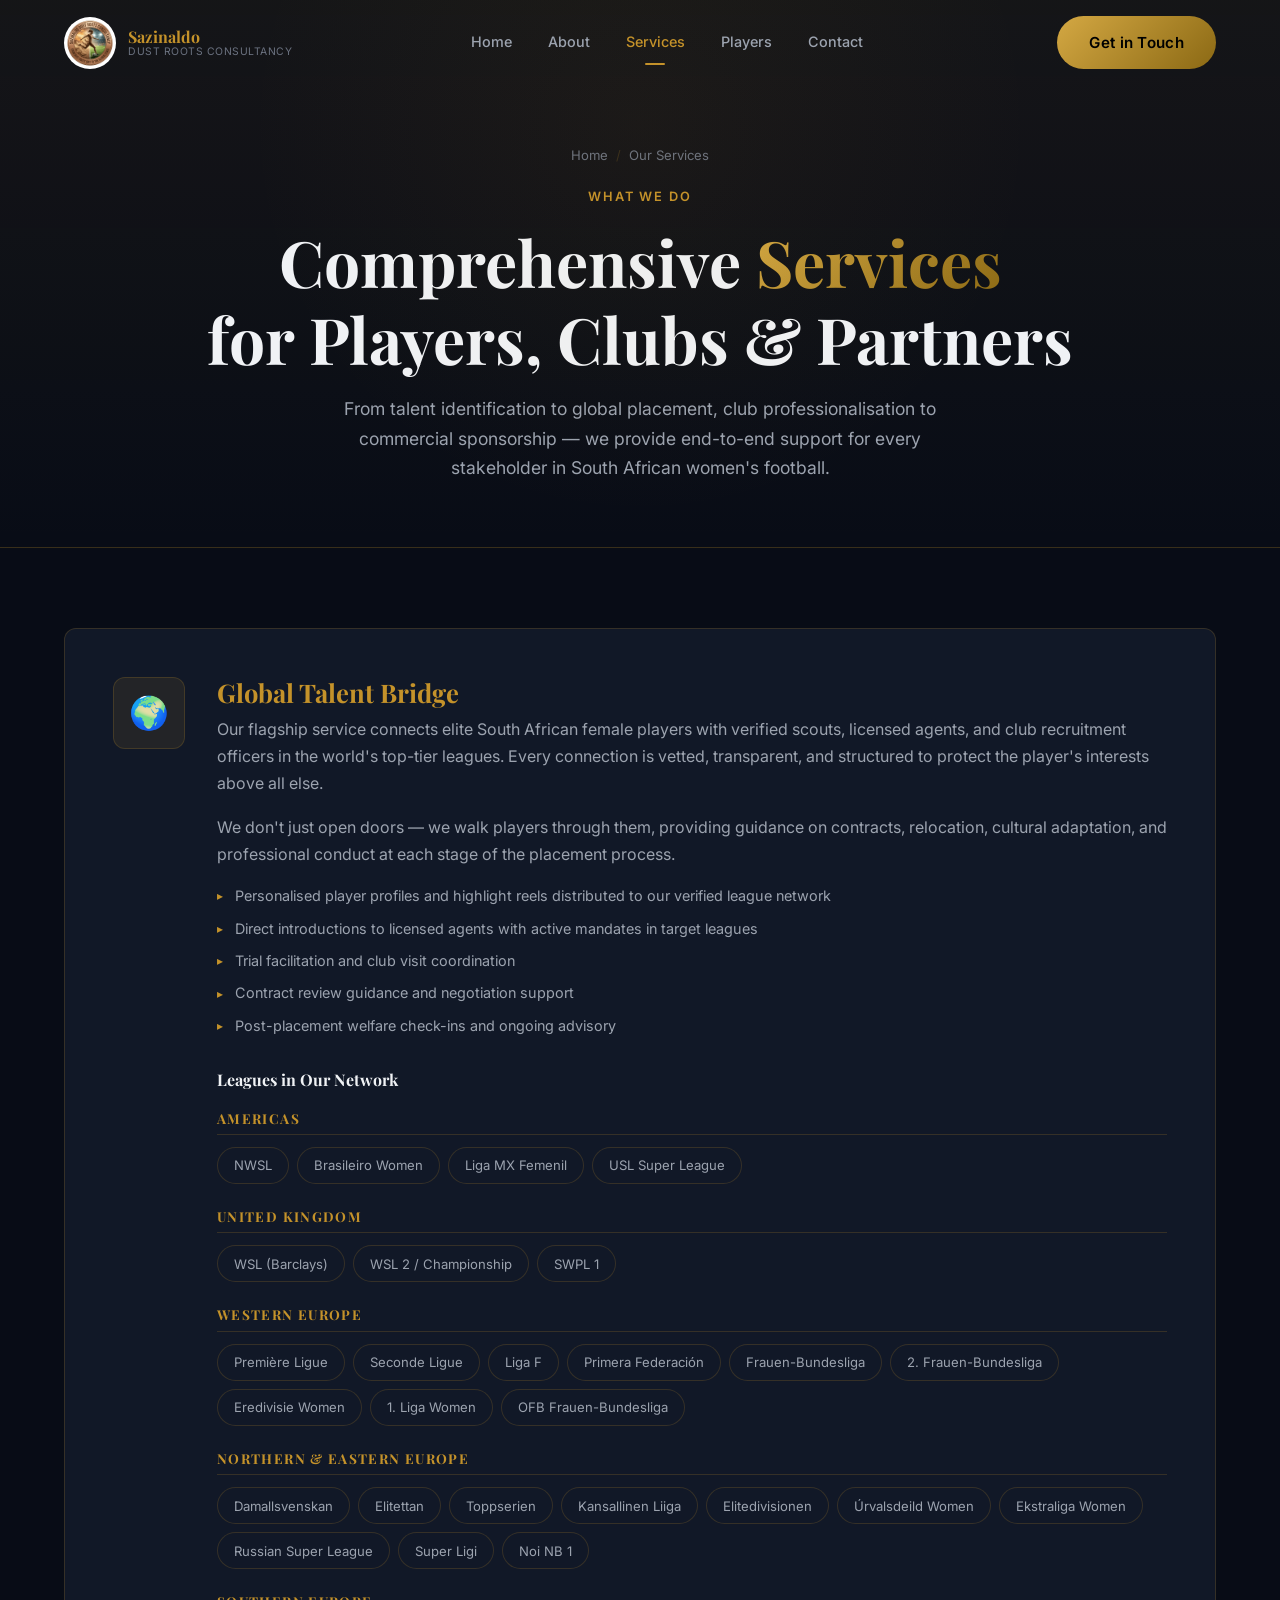
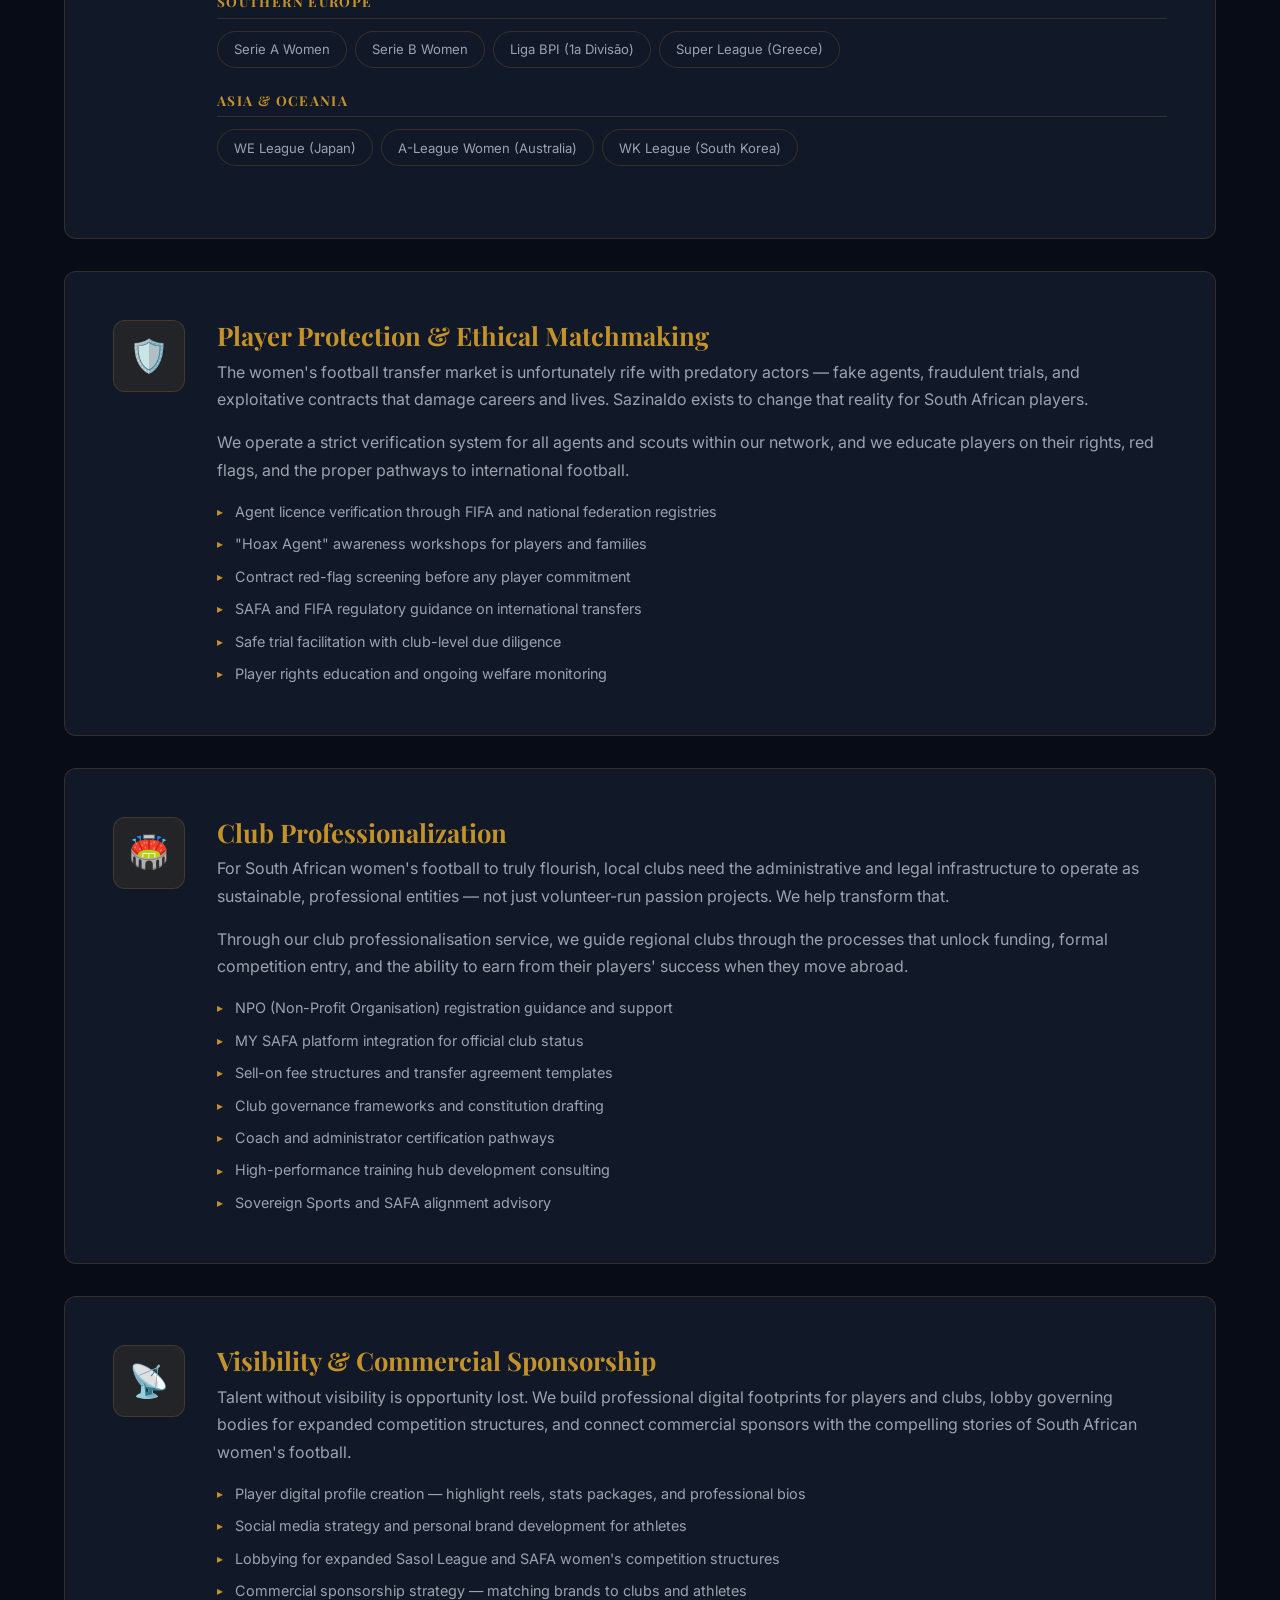
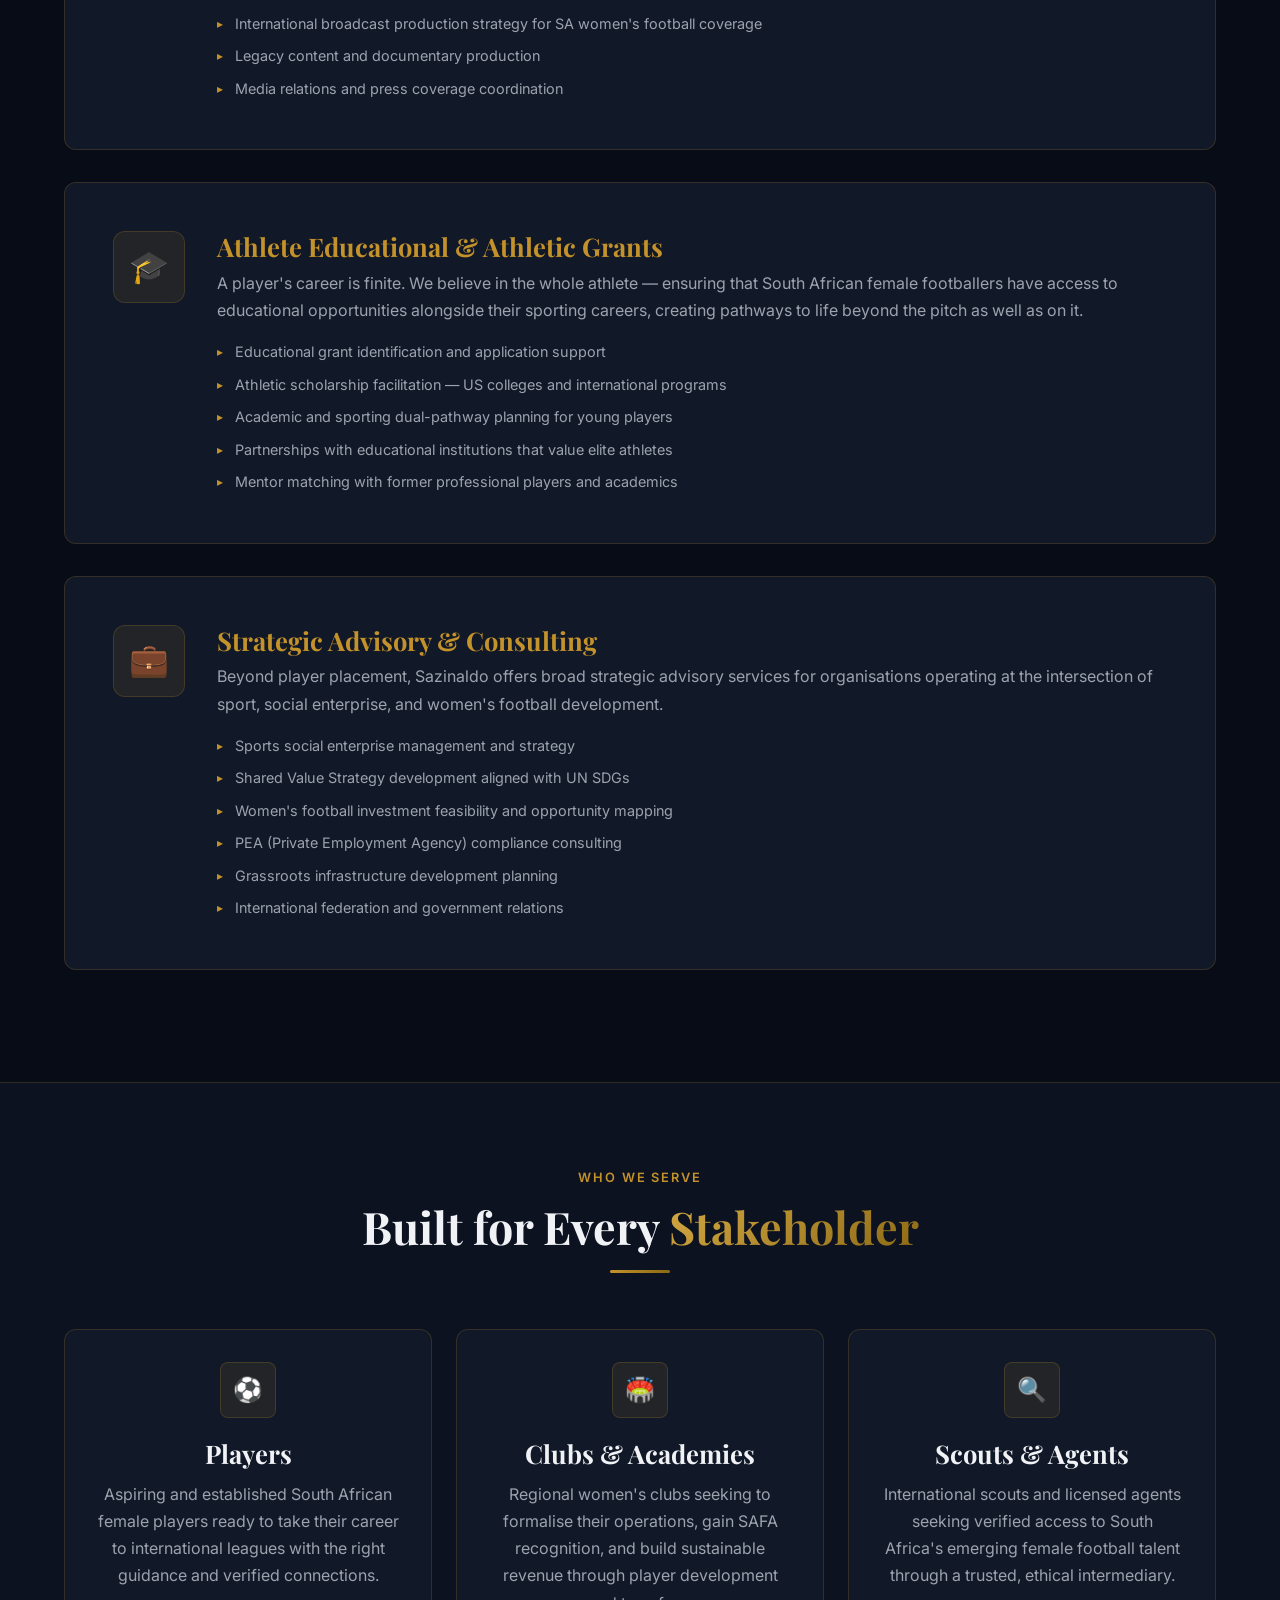
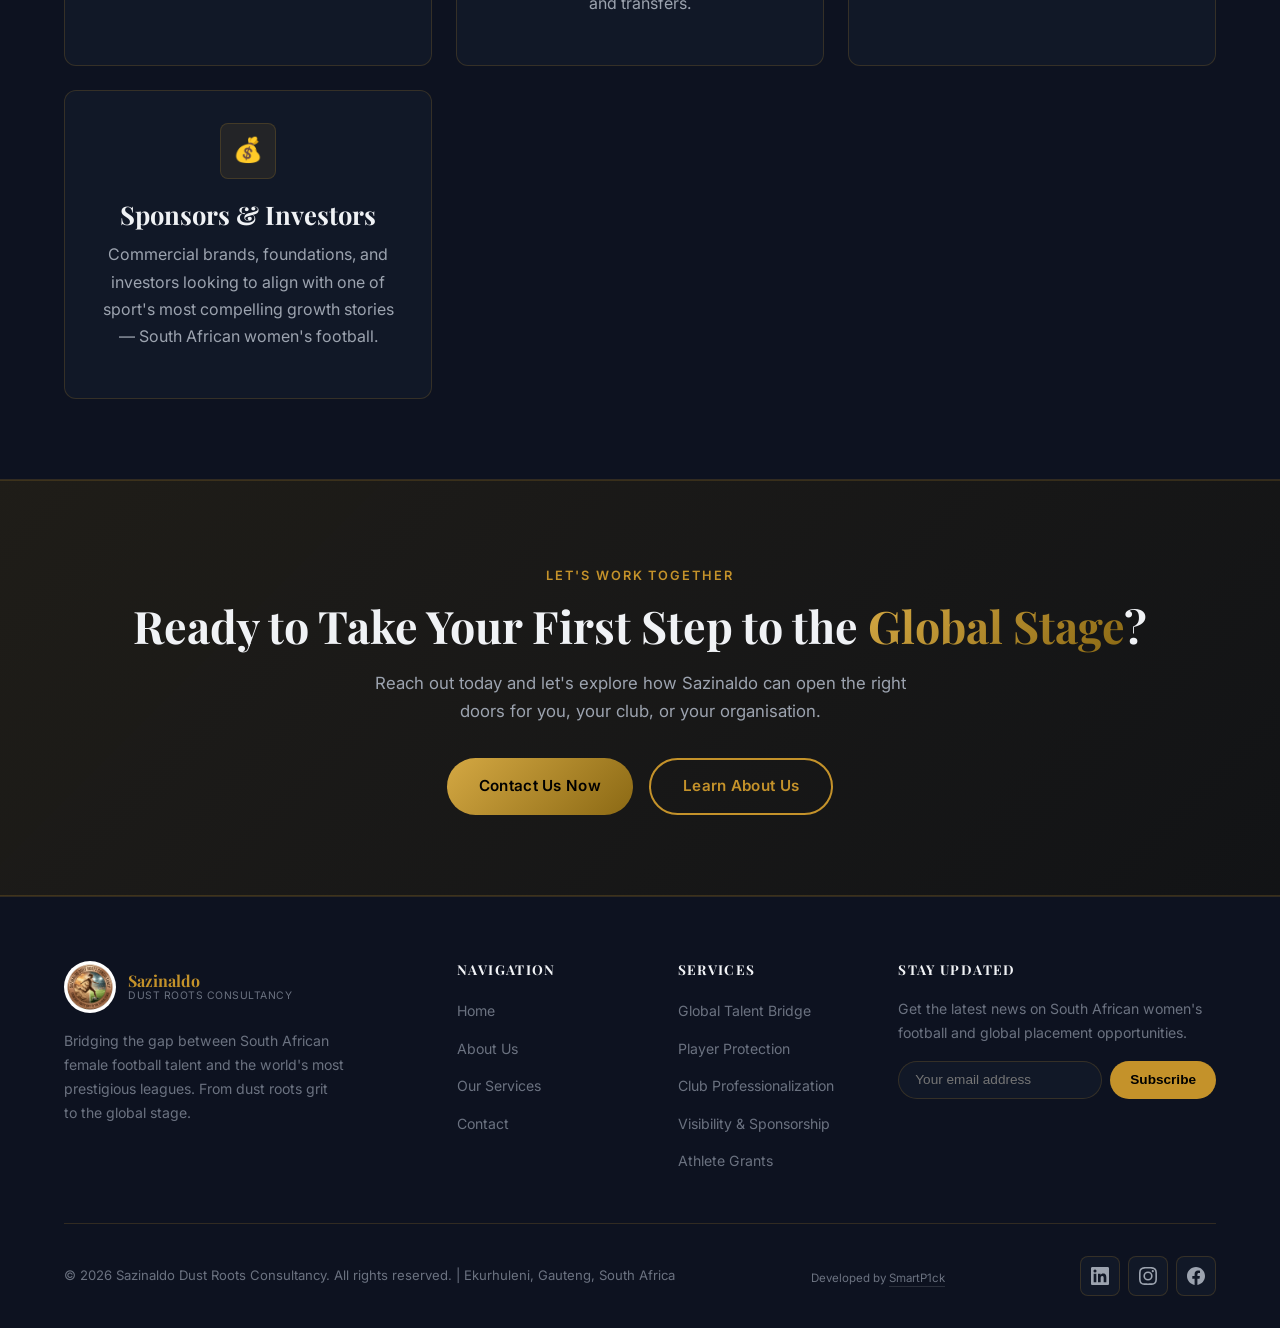
<file: services.html>
<!DOCTYPE html>
<html lang="en">
<head>
  <meta charset="UTF-8" />
  <meta name="viewport" content="width=device-width, initial-scale=1.0" />
  <meta name="description" content="Sazinaldo services — Global Talent Bridge, Player Protection, Club Professionalization, Visibility & Sponsorship, and Athlete Grants for South African female football." />
  <title>Our Services | Sazinaldo Dust Roots Consultancy</title>
  <link rel="icon" href="images/logo.jpg" type="image/jpeg" />
  <link rel="preconnect" href="https://fonts.googleapis.com" />
  <link rel="preconnect" href="https://fonts.gstatic.com" crossorigin />
  <link href="https://fonts.googleapis.com/css2?family=Playfair+Display:wght@700;800&family=Inter:wght@400;500;600;700&display=swap" rel="stylesheet" />
  <link rel="stylesheet" href="css/styles.css" />
</head>
<body>

  <!-- ===== NAVBAR ===== -->
  <nav class="navbar">
    <div class="nav-inner">
      <a href="index.html" class="nav-logo">
        <img src="images/logo.jpg" alt="Sazinaldo Logo" />
        <div class="nav-logo-text">
          <span class="name">Sazinaldo</span>
          <span class="tagline">Dust Roots Consultancy</span>
        </div>
      </a>
      <div class="nav-links">
        <a href="index.html">Home</a>
        <a href="about.html">About</a>
        <a href="services.html" class="active">Services</a>
        <a href="players.php">Players</a>
        <a href="contact.html">Contact</a>
      </div>
      <a href="contact.html" class="btn btn-primary nav-cta">Get in Touch</a>
      <button class="hamburger" aria-label="Open menu">
        <span></span><span></span><span></span>
      </button>
    </div>
  </nav>

  <!-- ===== MOBILE NAV ===== -->
  <div class="mobile-nav">
    <button class="mobile-nav-close" aria-label="Close menu">&times;</button>
    <a href="index.html">Home</a>
    <a href="about.html">About</a>
    <a href="services.html">Services</a>
    <a href="players.php">Players</a>
    <a href="contact.html">Contact</a>
    <a href="contact.html" class="btn btn-primary">Get in Touch</a>
  </div>

  <!-- ===== PAGE HERO ===== -->
  <section class="page-hero">
    <div class="container">
      <div class="breadcrumb">
        <a href="index.html">Home</a>
        <span class="sep">/</span>
        <span>Our Services</span>
      </div>
      <span class="eyebrow">What We Do</span>
      <h1>Comprehensive <span class="gold-gradient">Services</span><br />for Players, Clubs & Partners</h1>
      <p>From talent identification to global placement, club professionalisation to commercial sponsorship — we provide end-to-end support for every stakeholder in South African women's football.</p>
    </div>
  </section>

  <!-- ===== SERVICE 1: GLOBAL TALENT BRIDGE ===== -->
  <section class="section-padding">
    <div class="container">
      <div class="service-detail-card fade-up">
        <div class="service-detail-icon">🌍</div>
        <div class="service-detail-body">
          <h3>Global Talent Bridge</h3>
          <p>
            Our flagship service connects elite South African female players with verified scouts, licensed agents,
            and club recruitment officers in the world's top-tier leagues. Every connection is vetted, transparent,
            and structured to protect the player's interests above all else.
          </p>
          <p>
            We don't just open doors — we walk players through them, providing guidance on contracts, relocation,
            cultural adaptation, and professional conduct at each stage of the placement process.
          </p>

          <div class="service-points" style="margin-bottom: 1.5rem;">
            <li>Personalised player profiles and highlight reels distributed to our verified league network</li>
            <li>Direct introductions to licensed agents with active mandates in target leagues</li>
            <li>Trial facilitation and club visit coordination</li>
            <li>Contract review guidance and negotiation support</li>
            <li>Post-placement welfare check-ins and ongoing advisory</li>
          </div>

          <div class="leagues-by-region">
            <h4 style="color: var(--text-primary); margin-bottom: 1.25rem; font-size: 1rem;">Leagues in Our Network</h4>
            <div class="region-block">
              <h4>Americas</h4>
              <div class="region-tags">
                <span class="league-tag">NWSL</span>
                <span class="league-tag">Brasileiro Women</span>
                <span class="league-tag">Liga MX Femenil</span>
                <span class="league-tag">USL Super League</span>
              </div>
            </div>
            <div class="region-block">
              <h4>United Kingdom</h4>
              <div class="region-tags">
                <span class="league-tag">WSL (Barclays)</span>
                <span class="league-tag">WSL 2 / Championship</span>
                <span class="league-tag">SWPL 1</span>
              </div>
            </div>
            <div class="region-block">
              <h4>Western Europe</h4>
              <div class="region-tags">
                <span class="league-tag">Première Ligue</span>
                <span class="league-tag">Seconde Ligue</span>
                <span class="league-tag">Liga F</span>
                <span class="league-tag">Primera Federación</span>
                <span class="league-tag">Frauen-Bundesliga</span>
                <span class="league-tag">2. Frauen-Bundesliga</span>
                <span class="league-tag">Eredivisie Women</span>
                <span class="league-tag">1. Liga Women</span>
                <span class="league-tag">OFB Frauen-Bundesliga</span>
              </div>
            </div>
            <div class="region-block">
              <h4>Northern &amp; Eastern Europe</h4>
              <div class="region-tags">
                <span class="league-tag">Damallsvenskan</span>
                <span class="league-tag">Elitettan</span>
                <span class="league-tag">Toppserien</span>
                <span class="league-tag">Kansallinen Liiga</span>
                <span class="league-tag">Elitedivisionen</span>
                <span class="league-tag">Úrvalsdeild Women</span>
                <span class="league-tag">Ekstraliga Women</span>
                <span class="league-tag">Russian Super League</span>
                <span class="league-tag">Super Ligi</span>
                <span class="league-tag">Noi NB 1</span>
              </div>
            </div>
            <div class="region-block">
              <h4>Southern Europe</h4>
              <div class="region-tags">
                <span class="league-tag">Serie A Women</span>
                <span class="league-tag">Serie B Women</span>
                <span class="league-tag">Liga BPI (1a Divisão)</span>
                <span class="league-tag">Super League (Greece)</span>
              </div>
            </div>
            <div class="region-block">
              <h4>Asia &amp; Oceania</h4>
              <div class="region-tags">
                <span class="league-tag">WE League (Japan)</span>
                <span class="league-tag">A-League Women (Australia)</span>
                <span class="league-tag">WK League (South Korea)</span>
              </div>
            </div>
          </div>
        </div>
      </div>

      <!-- SERVICE 2: PLAYER PROTECTION -->
      <div class="service-detail-card fade-up">
        <div class="service-detail-icon">🛡️</div>
        <div class="service-detail-body">
          <h3>Player Protection &amp; Ethical Matchmaking</h3>
          <p>
            The women's football transfer market is unfortunately rife with predatory actors — fake agents,
            fraudulent trials, and exploitative contracts that damage careers and lives. Sazinaldo exists to
            change that reality for South African players.
          </p>
          <p>
            We operate a strict verification system for all agents and scouts within our network, and we educate
            players on their rights, red flags, and the proper pathways to international football.
          </p>

          <div class="service-points">
            <li>Agent licence verification through FIFA and national federation registries</li>
            <li>"Hoax Agent" awareness workshops for players and families</li>
            <li>Contract red-flag screening before any player commitment</li>
            <li>SAFA and FIFA regulatory guidance on international transfers</li>
            <li>Safe trial facilitation with club-level due diligence</li>
            <li>Player rights education and ongoing welfare monitoring</li>
          </div>
        </div>
      </div>

      <!-- SERVICE 3: CLUB PROFESSIONALIZATION -->
      <div class="service-detail-card fade-up">
        <div class="service-detail-icon">🏟️</div>
        <div class="service-detail-body">
          <h3>Club Professionalization</h3>
          <p>
            For South African women's football to truly flourish, local clubs need the administrative and
            legal infrastructure to operate as sustainable, professional entities — not just volunteer-run
            passion projects. We help transform that.
          </p>
          <p>
            Through our club professionalisation service, we guide regional clubs through the processes
            that unlock funding, formal competition entry, and the ability to earn from their players'
            success when they move abroad.
          </p>

          <div class="service-points">
            <li>NPO (Non-Profit Organisation) registration guidance and support</li>
            <li>MY SAFA platform integration for official club status</li>
            <li>Sell-on fee structures and transfer agreement templates</li>
            <li>Club governance frameworks and constitution drafting</li>
            <li>Coach and administrator certification pathways</li>
            <li>High-performance training hub development consulting</li>
            <li>Sovereign Sports and SAFA alignment advisory</li>
          </div>
        </div>
      </div>

      <!-- SERVICE 4: VISIBILITY & SPONSORSHIP -->
      <div class="service-detail-card fade-up">
        <div class="service-detail-icon">📡</div>
        <div class="service-detail-body">
          <h3>Visibility &amp; Commercial Sponsorship</h3>
          <p>
            Talent without visibility is opportunity lost. We build professional digital footprints for
            players and clubs, lobby governing bodies for expanded competition structures, and connect
            commercial sponsors with the compelling stories of South African women's football.
          </p>

          <div class="service-points">
            <li>Player digital profile creation — highlight reels, stats packages, and professional bios</li>
            <li>Social media strategy and personal brand development for athletes</li>
            <li>Lobbying for expanded Sasol League and SAFA women's competition structures</li>
            <li>Commercial sponsorship strategy — matching brands to clubs and athletes</li>
            <li>International broadcast production strategy for SA women's football coverage</li>
            <li>Legacy content and documentary production</li>
            <li>Media relations and press coverage coordination</li>
          </div>
        </div>
      </div>

      <!-- SERVICE 5: ATHLETE GRANTS & EDUCATION -->
      <div class="service-detail-card fade-up">
        <div class="service-detail-icon">🎓</div>
        <div class="service-detail-body">
          <h3>Athlete Educational &amp; Athletic Grants</h3>
          <p>
            A player's career is finite. We believe in the whole athlete — ensuring that South African
            female footballers have access to educational opportunities alongside their sporting careers,
            creating pathways to life beyond the pitch as well as on it.
          </p>

          <div class="service-points">
            <li>Educational grant identification and application support</li>
            <li>Athletic scholarship facilitation — US colleges and international programs</li>
            <li>Academic and sporting dual-pathway planning for young players</li>
            <li>Partnerships with educational institutions that value elite athletes</li>
            <li>Mentor matching with former professional players and academics</li>
          </div>
        </div>
      </div>

      <!-- SERVICE 6: ADVISORY & CONSULTING -->
      <div class="service-detail-card fade-up">
        <div class="service-detail-icon">💼</div>
        <div class="service-detail-body">
          <h3>Strategic Advisory &amp; Consulting</h3>
          <p>
            Beyond player placement, Sazinaldo offers broad strategic advisory services for organisations
            operating at the intersection of sport, social enterprise, and women's football development.
          </p>

          <div class="service-points">
            <li>Sports social enterprise management and strategy</li>
            <li>Shared Value Strategy development aligned with UN SDGs</li>
            <li>Women's football investment feasibility and opportunity mapping</li>
            <li>PEA (Private Employment Agency) compliance consulting</li>
            <li>Grassroots infrastructure development planning</li>
            <li>International federation and government relations</li>
          </div>
        </div>
      </div>
    </div>
  </section>

  <!-- ===== WHO WE WORK WITH ===== -->
  <section class="section-padding" style="background: var(--bg-secondary); border-top: 1px solid var(--border); border-bottom: 1px solid var(--border);">
    <div class="container">
      <div class="section-header fade-up">
        <span class="eyebrow">Who We Serve</span>
        <h2>Built for Every <span class="gold-gradient">Stakeholder</span></h2>
        <div class="gold-divider"></div>
      </div>
      <div class="services-grid">
        <div class="card fade-up fade-up-delay-1" style="text-align: center;">
          <div class="card-icon" style="margin: 0 auto 1.25rem;">⚽</div>
          <h3>Players</h3>
          <p>Aspiring and established South African female players ready to take their career to international leagues with the right guidance and verified connections.</p>
        </div>
        <div class="card fade-up fade-up-delay-2" style="text-align: center;">
          <div class="card-icon" style="margin: 0 auto 1.25rem;">🏟️</div>
          <h3>Clubs &amp; Academies</h3>
          <p>Regional women's clubs seeking to formalise their operations, gain SAFA recognition, and build sustainable revenue through player development and transfers.</p>
        </div>
        <div class="card fade-up fade-up-delay-3" style="text-align: center;">
          <div class="card-icon" style="margin: 0 auto 1.25rem;">🔍</div>
          <h3>Scouts &amp; Agents</h3>
          <p>International scouts and licensed agents seeking verified access to South Africa's emerging female football talent through a trusted, ethical intermediary.</p>
        </div>
        <div class="card fade-up fade-up-delay-4" style="text-align: center;">
          <div class="card-icon" style="margin: 0 auto 1.25rem;">💰</div>
          <h3>Sponsors &amp; Investors</h3>
          <p>Commercial brands, foundations, and investors looking to align with one of sport's most compelling growth stories — South African women's football.</p>
        </div>
      </div>
    </div>
  </section>

  <!-- ===== CTA ===== -->
  <section class="cta-section">
    <div class="container">
      <div class="fade-up">
        <span class="eyebrow" style="display:inline-block; font-size:0.8rem; font-weight:600; letter-spacing:0.15em; text-transform:uppercase; color:var(--gold); margin-bottom:0.75rem;">Let's Work Together</span>
        <h2>Ready to Take Your First Step to the <span class="gold-gradient">Global Stage</span>?</h2>
        <p>Reach out today and let's explore how Sazinaldo can open the right doors for you, your club, or your organisation.</p>
        <div class="cta-actions">
          <a href="contact.html" class="btn btn-primary">Contact Us Now</a>
          <a href="about.html" class="btn btn-outline">Learn About Us</a>
        </div>
      </div>
    </div>
  </section>

  <!-- ===== FOOTER ===== -->
  <footer>
    <div class="container">
      <div class="footer-grid">
        <div class="footer-brand">
          <a href="index.html" class="nav-logo">
            <img src="images/logo.jpg" alt="Sazinaldo Logo" />
            <div class="nav-logo-text">
              <span class="name">Sazinaldo</span>
              <span class="tagline">Dust Roots Consultancy</span>
            </div>
          </a>
          <p>Bridging the gap between South African female football talent and the world's most prestigious leagues. From dust roots grit to the global stage.</p>
        </div>
        <div class="footer-col">
          <h4>Navigation</h4>
          <ul>
            <li><a href="index.html">Home</a></li>
            <li><a href="about.html">About Us</a></li>
            <li><a href="services.html">Our Services</a></li>
            <li><a href="contact.html">Contact</a></li>
          </ul>
        </div>
        <div class="footer-col">
          <h4>Services</h4>
          <ul>
            <li><a href="services.html">Global Talent Bridge</a></li>
            <li><a href="services.html">Player Protection</a></li>
            <li><a href="services.html">Club Professionalization</a></li>
            <li><a href="services.html">Visibility & Sponsorship</a></li>
            <li><a href="services.html">Athlete Grants</a></li>
          </ul>
        </div>
        <div class="footer-col footer-newsletter">
          <h4>Stay Updated</h4>
          <p>Get the latest news on South African women's football and global placement opportunities.</p>
          <form class="newsletter-form" onsubmit="return false;">
            <input type="email" placeholder="Your email address" required />
            <button type="submit">Subscribe</button>
          </form>
        </div>
      </div>
      <div class="footer-bottom">
        <p>&copy; 2026 Sazinaldo Dust Roots Consultancy. All rights reserved. | Ekurhuleni, Gauteng, South Africa</p>
        <p style="font-size:0.72rem;color:var(--text-muted);margin-top:0.35rem;">Developed by <a href="https://www.smartpick.co.za/it" target="_blank" rel="noopener noreferrer" style="color:inherit;text-decoration:none;border-bottom:1px solid rgba(255,255,255,0.12);padding-bottom:1px;transition:color 0.2s;" onmouseover="this.style.color='var(--gold)'" onmouseout="this.style.color=''">SmartP1ck</a></p>
        <div class="social-links">
          <a href="#" class="social-link" title="LinkedIn" aria-label="LinkedIn"><svg width="18" height="18" viewBox="0 0 24 24" fill="currentColor"><path d="M20.447 20.452h-3.554v-5.569c0-1.328-.027-3.037-1.852-3.037-1.853 0-2.136 1.445-2.136 2.939v5.667H9.351V9h3.414v1.561h.046c.477-.9 1.637-1.85 3.37-1.85 3.601 0 4.267 2.37 4.267 5.455v6.286zM5.337 7.433a2.062 2.062 0 01-2.063-2.065 2.064 2.064 0 112.063 2.065zm1.782 13.019H3.555V9h3.564v11.452zM22.225 0H1.771C.792 0 0 .774 0 1.729v20.542C0 23.227.792 24 1.771 24h20.451C23.2 24 24 23.227 24 22.271V1.729C24 .774 23.2 0 22.222 0h.003z"/></svg></a>
          <a href="https://www.instagram.com/sazinaldo_drc/" class="social-link" target="_blank" rel="noopener noreferrer" title="Instagram" aria-label="Instagram"><svg width="18" height="18" viewBox="0 0 24 24" fill="currentColor"><path d="M12 2.163c3.204 0 3.584.012 4.85.07 3.252.148 4.771 1.691 4.919 4.919.058 1.265.069 1.645.069 4.849 0 3.205-.012 3.584-.069 4.849-.149 3.225-1.664 4.771-4.919 4.919-1.266.058-1.644.07-4.85.07-3.204 0-3.584-.012-4.849-.07-3.26-.149-4.771-1.699-4.919-4.92-.058-1.265-.07-1.644-.07-4.849 0-3.204.013-3.583.07-4.849.149-3.227 1.664-4.771 4.919-4.919 1.266-.057 1.645-.069 4.849-.069zM12 0C8.741 0 8.333.014 7.053.072 2.695.272.273 2.69.073 7.052.014 8.333 0 8.741 0 12c0 3.259.014 3.668.072 4.948.2 4.358 2.618 6.78 6.98 6.98C8.333 23.986 8.741 24 12 24c3.259 0 3.668-.014 4.948-.072 4.354-.2 6.782-2.618 6.979-6.98.059-1.28.073-1.689.073-4.948 0-3.259-.014-3.667-.072-4.947-.196-4.354-2.617-6.78-6.979-6.98C15.668.014 15.259 0 12 0zm0 5.838a6.162 6.162 0 100 12.324 6.162 6.162 0 000-12.324zM12 16a4 4 0 110-8 4 4 0 010 8zm6.406-11.845a1.44 1.44 0 100 2.881 1.44 1.44 0 000-2.881z"/></svg></a>
          <a href="https://www.facebook.com/profile.php?id=61591502792951" class="social-link" target="_blank" rel="noopener noreferrer" title="Facebook" aria-label="Facebook"><svg width="18" height="18" viewBox="0 0 24 24" fill="currentColor"><path d="M24 12.073c0-6.627-5.373-12-12-12s-12 5.373-12 12c0 5.99 4.388 10.954 10.125 11.854v-8.385H7.078v-3.47h3.047V9.43c0-3.007 1.792-4.669 4.533-4.669 1.312 0 2.686.235 2.686.235v2.953H15.83c-1.491 0-1.956.925-1.956 1.874v2.25h3.328l-.532 3.47h-2.796v8.385C19.612 23.027 24 18.062 24 12.073z"/></svg></a>
        </div>
      </div>
    </div>
  </footer>

  <button class="scroll-top" aria-label="Back to top">↑</button>
  <script src="js/main.js"></script>
</body>
</html>
</file>
<file: css/styles.css>
/* ===== ROOT VARIABLES ===== */
:root {
  --gold: #C4922A;
  --gold-light: #D4A843;
  --gold-dark: #8B6914;
  --bronze: #A0722A;
  --bg-primary: #080C16;
  --bg-secondary: #0D1220;
  --bg-card: #111827;
  --bg-card-hover: #162035;
  --text-primary: #F0F2F5;
  --text-secondary: #9CA3AF;
  --text-muted: #6B7280;
  --border: rgba(196, 146, 42, 0.2);
  --border-hover: rgba(196, 146, 42, 0.5);
  --shadow-gold: 0 0 30px rgba(196, 146, 42, 0.15);
  --shadow-card: 0 4px 24px rgba(0, 0, 0, 0.4);
  --radius: 12px;
  --radius-sm: 8px;
  --transition: 0.3s ease;
  --font-heading: 'Playfair Display', Georgia, serif;
  --font-body: 'Inter', 'Segoe UI', sans-serif;
}

/* ===== RESET & BASE ===== */
*, *::before, *::after { box-sizing: border-box; margin: 0; padding: 0; }

html { scroll-behavior: smooth; font-size: 16px; }

body {
  font-family: var(--font-body);
  background-color: var(--bg-primary);
  color: var(--text-primary);
  line-height: 1.7;
  overflow-x: hidden;
}

img { max-width: 100%; display: block; }
a { text-decoration: none; color: inherit; }
ul { list-style: none; }

/* ===== TYPOGRAPHY ===== */
h1, h2, h3, h4 {
  font-family: var(--font-heading);
  font-weight: 700;
  line-height: 1.2;
}

h1 { font-size: clamp(2.2rem, 5vw, 4rem); }
h2 { font-size: clamp(1.8rem, 3.5vw, 2.8rem); }
h3 { font-size: clamp(1.2rem, 2.5vw, 1.6rem); }
h4 { font-size: 1.1rem; }

p { color: var(--text-secondary); margin-bottom: 1rem; }

.gold { color: var(--gold); }
.gold-gradient {
  background: linear-gradient(135deg, var(--gold-light), var(--gold-dark));
  -webkit-background-clip: text;
  -webkit-text-fill-color: transparent;
  background-clip: text;
}

/* ===== LAYOUT ===== */
.container {
  max-width: 1200px;
  margin: 0 auto;
  padding: 0 1.5rem;
}

.section-padding { padding: 5rem 0; }
.section-padding-sm { padding: 3rem 0; }

.section-header {
  text-align: center;
  margin-bottom: 3.5rem;
}

.section-header .eyebrow {
  display: inline-block;
  font-size: 0.8rem;
  font-weight: 600;
  letter-spacing: 0.15em;
  text-transform: uppercase;
  color: var(--gold);
  margin-bottom: 0.75rem;
}

.section-header h2 { margin-bottom: 1rem; }

.section-header p {
  max-width: 620px;
  margin: 0 auto;
  font-size: 1.05rem;
}

/* ===== DIVIDER ===== */
.gold-divider {
  width: 60px;
  height: 3px;
  background: linear-gradient(90deg, var(--gold), var(--gold-dark));
  margin: 1rem auto 0;
  border-radius: 2px;
}

/* ===== BUTTONS ===== */
.btn {
  display: inline-flex;
  align-items: center;
  gap: 0.5rem;
  padding: 0.85rem 2rem;
  border-radius: 50px;
  font-size: 0.95rem;
  font-weight: 600;
  cursor: pointer;
  border: none;
  transition: var(--transition);
  letter-spacing: 0.02em;
}

.btn-primary {
  background: linear-gradient(135deg, var(--gold-light), var(--gold-dark));
  color: #000;
}

.btn-primary:hover {
  transform: translateY(-2px);
  box-shadow: 0 8px 25px rgba(196, 146, 42, 0.4);
}

.btn-outline {
  background: transparent;
  color: var(--gold);
  border: 2px solid var(--gold);
}

.btn-outline:hover {
  background: var(--gold);
  color: #000;
  transform: translateY(-2px);
}

.btn-white {
  background: #fff;
  color: #000;
}

.btn-white:hover {
  background: var(--gold-light);
  transform: translateY(-2px);
}

/* ===== NAVIGATION ===== */
.navbar {
  position: fixed;
  top: 0;
  left: 0;
  right: 0;
  z-index: 1000;
  padding: 1rem 0;
  transition: var(--transition);
  background: transparent;
}

.navbar.scrolled {
  background: rgba(8, 12, 22, 0.97);
  backdrop-filter: blur(12px);
  border-bottom: 1px solid var(--border);
  padding: 0.6rem 0;
  box-shadow: 0 2px 20px rgba(0,0,0,0.4);
}

.nav-inner {
  display: flex;
  align-items: center;
  justify-content: space-between;
  max-width: 1200px;
  margin: 0 auto;
  padding: 0 1.5rem;
}

.nav-logo {
  display: flex;
  align-items: center;
  gap: 0.75rem;
}

.nav-logo img {
  width: 52px;
  height: 52px;
  object-fit: contain;
  border-radius: 50%;
  transition: var(--transition);
}

.nav-logo:hover img { transform: rotate(5deg) scale(1.05); }

.nav-logo-text {
  display: flex;
  flex-direction: column;
  line-height: 1.1;
}

.nav-logo-text .name {
  font-family: var(--font-heading);
  font-size: 1rem;
  font-weight: 700;
  color: var(--gold);
}

.nav-logo-text .tagline {
  font-size: 0.65rem;
  color: var(--text-muted);
  letter-spacing: 0.05em;
  text-transform: uppercase;
}

.nav-links {
  display: flex;
  align-items: center;
  gap: 0.25rem;
}

.nav-links a {
  padding: 0.5rem 1rem;
  border-radius: 6px;
  font-size: 0.9rem;
  font-weight: 500;
  color: var(--text-secondary);
  transition: var(--transition);
  position: relative;
}

.nav-links a:hover, .nav-links a.active {
  color: var(--gold);
}

.nav-links a.active::after {
  content: '';
  position: absolute;
  bottom: -2px;
  left: 50%;
  transform: translateX(-50%);
  width: 20px;
  height: 2px;
  background: var(--gold);
  border-radius: 2px;
}

.nav-cta { margin-left: 1rem; }

.hamburger {
  display: none;
  flex-direction: column;
  gap: 5px;
  cursor: pointer;
  padding: 6px 8px;
  background: none;
  border: none;
  border-radius: 6px;
}

.hamburger span {
  display: block;
  width: 24px;
  height: 2px;
  background: var(--gold);
  border-radius: 2px;
  transition: var(--transition);
}

/* ===== MOBILE NAV ===== */
.mobile-nav {
  display: none;
  position: fixed;
  top: 0;
  left: 0;
  right: 0;
  bottom: 0;
  background: rgba(8, 12, 22, 0.98);
  z-index: 999;
  flex-direction: column;
  align-items: center;
  justify-content: center;
  gap: 2rem;
}

.mobile-nav.open { display: flex; }

.mobile-nav a {
  font-family: var(--font-heading);
  font-size: 2rem;
  color: var(--text-primary);
  transition: var(--transition);
}

.mobile-nav a:hover { color: var(--gold); }

.mobile-nav-close {
  position: absolute;
  top: 1.5rem;
  right: 1.5rem;
  background: none;
  border: none;
  color: var(--text-primary);
  font-size: 2rem;
  cursor: pointer;
}

/* ===== HERO ===== */
.hero {
  position: relative;
  min-height: 100vh;
  padding-top: 84px;
  display: flex;
  align-items: center;
  overflow: hidden;
}

.hero-bg {
  position: absolute;
  top: 84px;
  left: 0;
  right: 0;
  bottom: 0;
  z-index: 0;
}

.hero-bg img {
  width: 100%;
  height: 100%;
  object-fit: cover;
  object-position: center top;
}

.hero-overlay {
  position: absolute;
  inset: 0;
  background: linear-gradient(
    135deg,
    rgba(8, 12, 22, 0.92) 0%,
    rgba(8, 12, 22, 0.75) 50%,
    rgba(8, 12, 22, 0.55) 100%
  );
}

.hero-content {
  position: relative;
  z-index: 1;
  max-width: 700px;
}

.hero-eyebrow {
  display: inline-flex;
  align-items: center;
  gap: 0.75rem;
  font-size: 0.8rem;
  font-weight: 600;
  letter-spacing: 0.15em;
  text-transform: uppercase;
  color: var(--gold);
  margin-bottom: 1.5rem;
}

.hero-eyebrow::before {
  content: '';
  width: 30px;
  height: 2px;
  background: var(--gold);
  border-radius: 2px;
}

.hero h1 {
  margin-bottom: 1.5rem;
  text-shadow: 0 2px 20px rgba(0,0,0,0.5);
}

.hero p {
  font-size: 1.15rem;
  color: rgba(240, 242, 245, 0.85);
  margin-bottom: 2.5rem;
  max-width: 560px;
}

.hero-actions {
  display: flex;
  gap: 1rem;
  flex-wrap: wrap;
}

.hero-scroll {
  position: absolute;
  bottom: 2rem;
  left: 50%;
  transform: translateX(-50%);
  z-index: 1;
  display: flex;
  flex-direction: column;
  align-items: center;
  gap: 0.5rem;
  color: var(--text-muted);
  font-size: 0.75rem;
  letter-spacing: 0.1em;
  text-transform: uppercase;
  animation: bounce 2s infinite;
}

.hero-scroll svg { width: 20px; height: 20px; }

@keyframes bounce {
  0%, 100% { transform: translateX(-50%) translateY(0); }
  50% { transform: translateX(-50%) translateY(6px); }
}

/* ===== STATS BAR ===== */
.stats-bar {
  background: var(--bg-card);
  border-top: 1px solid var(--border);
  border-bottom: 1px solid var(--border);
  padding: 2.5rem 0;
}

.stats-grid {
  display: grid;
  grid-template-columns: repeat(auto-fit, minmax(160px, 1fr));
  gap: 2rem;
  text-align: center;
}

.stat-item .stat-number {
  font-family: var(--font-heading);
  font-size: 2.5rem;
  font-weight: 700;
  color: var(--gold);
  line-height: 1;
}

.stat-item .stat-label {
  font-size: 0.8rem;
  color: var(--text-muted);
  text-transform: uppercase;
  letter-spacing: 0.08em;
  margin-top: 0.4rem;
}

/* ===== CARDS ===== */
.card {
  background: var(--bg-card);
  border: 1px solid var(--border);
  border-radius: var(--radius);
  padding: 2rem;
  transition: var(--transition);
  position: relative;
  overflow: hidden;
}

.card::before {
  content: '';
  position: absolute;
  top: 0;
  left: 0;
  right: 0;
  height: 3px;
  background: linear-gradient(90deg, var(--gold), var(--gold-dark));
  opacity: 0;
  transition: var(--transition);
}

.card:hover {
  border-color: var(--border-hover);
  background: var(--bg-card-hover);
  transform: translateY(-4px);
  box-shadow: var(--shadow-gold), var(--shadow-card);
}

.card:hover::before { opacity: 1; }

.card-icon {
  width: 56px;
  height: 56px;
  background: rgba(196, 146, 42, 0.1);
  border: 1px solid var(--border);
  border-radius: var(--radius-sm);
  display: flex;
  align-items: center;
  justify-content: center;
  margin-bottom: 1.25rem;
  font-size: 1.5rem;
  transition: var(--transition);
}

.card:hover .card-icon {
  background: rgba(196, 146, 42, 0.2);
  border-color: var(--gold);
}

.card h3 { margin-bottom: 0.75rem; color: var(--text-primary); }

/* ===== SERVICES GRID ===== */
.services-grid {
  display: grid;
  grid-template-columns: repeat(auto-fit, minmax(280px, 1fr));
  gap: 1.5rem;
}

/* ===== LEAGUES SECTION ===== */
.leagues-section {
  background: var(--bg-secondary);
  padding: 4rem 0;
}

.leagues-cloud {
  display: flex;
  flex-wrap: wrap;
  gap: 0.75rem;
  justify-content: center;
  max-width: 900px;
  margin: 0 auto;
}

.league-tag {
  background: var(--bg-card);
  border: 1px solid var(--border);
  border-radius: 50px;
  padding: 0.4rem 1rem;
  font-size: 0.82rem;
  color: var(--text-secondary);
  transition: var(--transition);
  white-space: nowrap;
}

.league-tag:hover {
  border-color: var(--gold);
  color: var(--gold);
  background: rgba(196, 146, 42, 0.08);
}

/* ===== PARTNERS ===== */
.partners-grid {
  display: grid;
  grid-template-columns: repeat(auto-fit, minmax(200px, 1fr));
  gap: 1.5rem;
}

.partner-card {
  background: var(--bg-card);
  border: 1px solid var(--border);
  border-radius: var(--radius);
  padding: 2rem 1.5rem 1.75rem;
  text-align: center;
  transition: var(--transition);
  display: flex;
  flex-direction: column;
  align-items: center;
}

.partner-card:hover {
  border-color: var(--border-hover);
  transform: translateY(-4px);
  box-shadow: var(--shadow-gold);
}

/* Person headshot — circular */
.partner-photo {
  width: 96px;
  height: 96px;
  border-radius: 50%;
  object-fit: cover;
  object-position: center top;
  margin: 0 auto 1rem;
  border: 2px solid var(--border);
  display: block;
  transition: var(--transition);
}

.partner-card:hover .partner-photo {
  border-color: var(--gold);
  box-shadow: 0 0 0 4px rgba(196, 146, 42, 0.12);
}

/* Organisation logo — contained box */
.partner-logo-wrap {
  width: 100%;
  height: 96px;
  display: flex;
  align-items: center;
  justify-content: center;
  margin-bottom: 1rem;
}

.partner-logo {
  max-height: 80px;
  max-width: 140px;
  width: auto;
  object-fit: contain;
  display: block;
  transition: var(--transition);
}

.partner-card:hover .partner-logo {
  filter: drop-shadow(0 0 8px rgba(196, 146, 42, 0.35));
}

/* Logos with white/light backgrounds — add a soft white pill behind them */
.partner-logo.logo-light-bg {
  background: #fff;
  border-radius: var(--radius-sm);
  padding: 0.5rem 0.75rem;
}

/* Placeholder for partners without an image */
.partner-placeholder {
  width: 96px;
  height: 96px;
  border-radius: 50%;
  background: rgba(196, 146, 42, 0.1);
  border: 2px solid var(--border);
  display: flex;
  align-items: center;
  justify-content: center;
  font-size: 1.6rem;
  margin: 0 auto 1rem;
  transition: var(--transition);
}

.partner-card:hover .partner-placeholder {
  border-color: var(--gold);
  background: rgba(196, 146, 42, 0.18);
}

.partner-card h4 {
  color: var(--gold);
  margin-bottom: 0.2rem;
  font-size: 0.95rem;
}

.partner-role {
  font-size: 0.75rem;
  font-weight: 600;
  letter-spacing: 0.08em;
  text-transform: uppercase;
  color: var(--text-muted);
  margin-bottom: 0.6rem !important;
}

.partner-card p {
  font-size: 0.82rem;
  color: var(--text-muted);
  margin: 0;
  line-height: 1.5;
}

/* ===== CTA SECTION ===== */
.cta-section {
  background: linear-gradient(135deg, rgba(196, 146, 42, 0.12), rgba(139, 105, 20, 0.08));
  border-top: 1px solid var(--border);
  border-bottom: 1px solid var(--border);
  padding: 5rem 0;
  text-align: center;
}

.cta-section h2 { margin-bottom: 1rem; }
.cta-section p { max-width: 540px; margin: 0 auto 2rem; font-size: 1.05rem; }

.cta-actions {
  display: flex;
  gap: 1rem;
  justify-content: center;
  flex-wrap: wrap;
}

/* ===== ABOUT PAGE ===== */
.about-hero {
  padding: 10rem 0 5rem;
  background: linear-gradient(180deg, rgba(196, 146, 42, 0.06) 0%, transparent 100%);
}

.about-split {
  display: grid;
  grid-template-columns: 1fr 1fr;
  gap: 4rem;
  align-items: center;
}

.about-image-wrap {
  position: relative;
}

.about-image-wrap img {
  border-radius: var(--radius);
  width: 100%;
  object-fit: cover;
  border: 1px solid var(--border);
}

.about-image-badge {
  position: absolute;
  bottom: -1.5rem;
  right: -1.5rem;
  background: var(--gold);
  color: #000;
  font-weight: 700;
  font-family: var(--font-heading);
  padding: 1.25rem;
  border-radius: var(--radius);
  text-align: center;
  box-shadow: var(--shadow-card);
}

.about-image-badge .year {
  font-size: 2rem;
  display: block;
  line-height: 1;
}

.about-image-badge .year-label {
  font-size: 0.75rem;
  font-family: var(--font-body);
  text-transform: uppercase;
  letter-spacing: 0.1em;
}

.value-list {
  display: flex;
  flex-direction: column;
  gap: 1rem;
  margin-top: 1.5rem;
}

.value-item {
  display: flex;
  gap: 1rem;
  align-items: flex-start;
}

.value-icon {
  width: 40px;
  height: 40px;
  min-width: 40px;
  background: rgba(196, 146, 42, 0.1);
  border-radius: var(--radius-sm);
  display: flex;
  align-items: center;
  justify-content: center;
  font-size: 1.1rem;
}

.value-item h4 { color: var(--text-primary); margin-bottom: 0.2rem; }
.value-item p { margin: 0; font-size: 0.9rem; }

/* ===== SPECIALTIES ===== */
.specialty-tag {
  display: inline-block;
  background: rgba(196, 146, 42, 0.08);
  border: 1px solid var(--border);
  border-radius: 50px;
  padding: 0.4rem 1rem;
  font-size: 0.82rem;
  color: var(--text-secondary);
  margin: 0.3rem;
  transition: var(--transition);
}

.specialty-tag:hover {
  border-color: var(--gold);
  color: var(--gold);
}

/* ===== SERVICES PAGE ===== */
.services-hero {
  padding: 10rem 0 5rem;
  background: linear-gradient(180deg, rgba(196, 146, 42, 0.06) 0%, transparent 100%);
}

.service-detail-card {
  background: var(--bg-card);
  border: 1px solid var(--border);
  border-radius: var(--radius);
  padding: 3rem;
  margin-bottom: 2rem;
  transition: var(--transition);
  display: grid;
  grid-template-columns: auto 1fr;
  gap: 2rem;
  align-items: start;
}

.service-detail-card:hover {
  border-color: var(--border-hover);
  box-shadow: var(--shadow-gold);
}

.service-detail-icon {
  width: 72px;
  height: 72px;
  min-width: 72px;
  background: rgba(196, 146, 42, 0.1);
  border: 1px solid var(--border);
  border-radius: var(--radius);
  display: flex;
  align-items: center;
  justify-content: center;
  font-size: 2rem;
}

.service-detail-body h3 {
  margin-bottom: 0.5rem;
  color: var(--gold);
}

.service-detail-body p { margin-bottom: 1rem; }

.service-points {
  display: flex;
  flex-direction: column;
  gap: 0.5rem;
}

.service-points li {
  display: flex;
  align-items: center;
  gap: 0.75rem;
  font-size: 0.9rem;
  color: var(--text-secondary);
}

.service-points li::before {
  content: '▸';
  color: var(--gold);
  font-size: 0.75rem;
  flex-shrink: 0;
}

.leagues-by-region { margin-top: 2rem; }

.region-block { margin-bottom: 1.5rem; }

.region-block h4 {
  color: var(--gold);
  font-size: 0.85rem;
  text-transform: uppercase;
  letter-spacing: 0.1em;
  margin-bottom: 0.75rem;
  padding-bottom: 0.5rem;
  border-bottom: 1px solid var(--border);
}

.region-tags {
  display: flex;
  flex-wrap: wrap;
  gap: 0.5rem;
}

/* ===== CONTACT PAGE ===== */
.contact-hero {
  padding: 10rem 0 5rem;
  background: linear-gradient(180deg, rgba(196, 146, 42, 0.06) 0%, transparent 100%);
}

.contact-grid {
  display: grid;
  grid-template-columns: 1fr 1.6fr;
  gap: 4rem;
  align-items: start;
}

.contact-info h3 {
  color: var(--gold);
  margin-bottom: 1.5rem;
  font-size: 1.4rem;
}

.contact-detail {
  display: flex;
  gap: 1rem;
  align-items: flex-start;
  margin-bottom: 1.5rem;
}

.contact-detail-icon {
  width: 44px;
  height: 44px;
  min-width: 44px;
  background: rgba(196, 146, 42, 0.1);
  border-radius: var(--radius-sm);
  display: flex;
  align-items: center;
  justify-content: center;
  font-size: 1.1rem;
}

.contact-detail h4 {
  color: var(--text-primary);
  font-size: 0.9rem;
  margin-bottom: 0.25rem;
}

.contact-detail p {
  font-size: 0.9rem;
  margin: 0;
  color: var(--text-muted);
}

.contact-social {
  margin-top: 2rem;
}

.contact-social h4 {
  color: var(--text-secondary);
  font-size: 0.85rem;
  text-transform: uppercase;
  letter-spacing: 0.1em;
  margin-bottom: 1rem;
}

.social-links {
  display: flex;
  gap: 0.75rem;
}

.social-link {
  width: 40px;
  height: 40px;
  background: var(--bg-card);
  border: 1px solid var(--border);
  border-radius: var(--radius-sm);
  display: flex;
  align-items: center;
  justify-content: center;
  font-size: 1.1rem;
  transition: var(--transition);
  color: var(--text-secondary);
}

.social-link:hover {
  border-color: var(--gold);
  color: var(--gold);
  transform: translateY(-2px);
}

/* ===== FORM ===== */
.contact-form-wrap {
  background: var(--bg-card);
  border: 1px solid var(--border);
  border-radius: var(--radius);
  padding: 2.5rem;
}

.contact-form-wrap h3 {
  color: var(--text-primary);
  margin-bottom: 0.5rem;
}

.contact-form-wrap > p {
  font-size: 0.9rem;
  margin-bottom: 2rem;
}

.form-row {
  display: grid;
  grid-template-columns: 1fr 1fr;
  gap: 1rem;
}

.form-group {
  margin-bottom: 1.25rem;
}

.form-group label {
  display: block;
  font-size: 0.85rem;
  font-weight: 500;
  color: var(--text-secondary);
  margin-bottom: 0.5rem;
}

.form-group input,
.form-group select,
.form-group textarea {
  width: 100%;
  background: var(--bg-secondary);
  border: 1px solid var(--border);
  border-radius: var(--radius-sm);
  padding: 0.8rem 1rem;
  color: var(--text-primary);
  font-size: 0.95rem;
  font-family: var(--font-body);
  transition: var(--transition);
  outline: none;
  -webkit-appearance: none;
}

.form-group input::placeholder,
.form-group textarea::placeholder {
  color: var(--text-muted);
}

.form-group input:focus,
.form-group select:focus,
.form-group textarea:focus {
  border-color: var(--gold);
  box-shadow: 0 0 0 3px rgba(196, 146, 42, 0.1);
}

.form-group select option {
  background: var(--bg-secondary);
}

.form-group textarea {
  resize: vertical;
  min-height: 140px;
}

.form-submit { width: 100%; justify-content: center; font-size: 1rem; }

.form-message {
  display: none;
  padding: 1rem;
  border-radius: var(--radius-sm);
  margin-top: 1rem;
  font-size: 0.9rem;
  text-align: center;
}

.form-message.success {
  display: block;
  background: rgba(34, 197, 94, 0.1);
  border: 1px solid rgba(34, 197, 94, 0.3);
  color: #22c55e;
}

.form-message.error {
  display: block;
  background: rgba(239, 68, 68, 0.1);
  border: 1px solid rgba(239, 68, 68, 0.3);
  color: #ef4444;
}

/* ===== FOOTER ===== */
footer {
  background: var(--bg-secondary);
  border-top: 1px solid var(--border);
  padding: 4rem 0 2rem;
}

.footer-grid {
  display: grid;
  grid-template-columns: 2fr 1fr 1fr 1.2fr;
  gap: 3rem;
  margin-bottom: 3rem;
}

.footer-brand .nav-logo { margin-bottom: 1rem; }
.footer-brand p {
  font-size: 0.88rem;
  color: var(--text-muted);
  max-width: 280px;
  line-height: 1.7;
}

.footer-col h4 {
  color: var(--text-primary);
  font-size: 0.85rem;
  text-transform: uppercase;
  letter-spacing: 0.1em;
  margin-bottom: 1.25rem;
}

.footer-col ul {
  display: flex;
  flex-direction: column;
  gap: 0.65rem;
}

.footer-col ul a {
  font-size: 0.88rem;
  color: var(--text-muted);
  transition: var(--transition);
}

.footer-col ul a:hover { color: var(--gold); }

.footer-newsletter p {
  font-size: 0.88rem;
  color: var(--text-muted);
  margin-bottom: 1rem;
}

.newsletter-form {
  display: flex;
  gap: 0.5rem;
}

.newsletter-form input {
  flex: 1;
  background: var(--bg-card);
  border: 1px solid var(--border);
  border-radius: 50px;
  padding: 0.65rem 1rem;
  color: var(--text-primary);
  font-size: 0.85rem;
  outline: none;
  transition: var(--transition);
}

.newsletter-form input:focus {
  border-color: var(--gold);
}

.newsletter-form button {
  background: var(--gold);
  border: none;
  border-radius: 50px;
  padding: 0.65rem 1.25rem;
  color: #000;
  font-size: 0.85rem;
  font-weight: 600;
  cursor: pointer;
  transition: var(--transition);
  white-space: nowrap;
}

.newsletter-form button:hover {
  background: var(--gold-light);
}

.footer-bottom {
  border-top: 1px solid var(--border);
  padding-top: 2rem;
  display: flex;
  align-items: center;
  justify-content: space-between;
  flex-wrap: wrap;
  gap: 1rem;
}

.footer-bottom p {
  font-size: 0.82rem;
  color: var(--text-muted);
  margin: 0;
}

.footer-bottom .social-links { gap: 0.5rem; }

/* ===== PAGE HERO (inner pages) ===== */
.page-hero {
  padding: 9rem 0 4rem;
  text-align: center;
  background: linear-gradient(180deg, rgba(196, 146, 42, 0.07) 0%, transparent 100%);
  border-bottom: 1px solid var(--border);
  position: relative;
  overflow: hidden;
}

.page-hero::before {
  content: '';
  position: absolute;
  top: -50%;
  left: 50%;
  transform: translateX(-50%);
  width: 800px;
  height: 800px;
  background: radial-gradient(circle, rgba(196, 146, 42, 0.05) 0%, transparent 70%);
  pointer-events: none;
}

.page-hero .eyebrow {
  display: inline-block;
  font-size: 0.8rem;
  font-weight: 600;
  letter-spacing: 0.15em;
  text-transform: uppercase;
  color: var(--gold);
  margin-bottom: 1rem;
}

.page-hero p {
  max-width: 620px;
  margin: 1rem auto 0;
  font-size: 1.1rem;
}

/* ===== BREADCRUMB ===== */
.breadcrumb {
  display: flex;
  align-items: center;
  gap: 0.5rem;
  font-size: 0.82rem;
  color: var(--text-muted);
  margin-bottom: 1rem;
  justify-content: center;
}

.breadcrumb a { color: var(--text-muted); transition: var(--transition); }
.breadcrumb a:hover { color: var(--gold); }
.breadcrumb .sep { color: var(--border); }

/* ===== SCROLL TO TOP ===== */
.scroll-top {
  position: fixed;
  bottom: 2rem;
  right: 2rem;
  width: 44px;
  height: 44px;
  background: var(--gold);
  border-radius: 50%;
  border: none;
  cursor: pointer;
  display: flex;
  align-items: center;
  justify-content: center;
  color: #000;
  font-size: 1.1rem;
  opacity: 0;
  visibility: hidden;
  transition: var(--transition);
  z-index: 999;
  box-shadow: 0 4px 16px rgba(196, 146, 42, 0.4);
}

.scroll-top.visible {
  opacity: 1;
  visibility: visible;
}

.scroll-top:hover {
  transform: translateY(-3px);
  background: var(--gold-light);
}

/* ===== ANIMATIONS ===== */
.fade-up {
  opacity: 0;
  transform: translateY(30px);
  transition: opacity 0.7s ease, transform 0.7s ease;
}

.fade-up.visible {
  opacity: 1;
  transform: translateY(0);
}

.fade-up-delay-1 { transition-delay: 0.1s; }
.fade-up-delay-2 { transition-delay: 0.2s; }
.fade-up-delay-3 { transition-delay: 0.3s; }
.fade-up-delay-4 { transition-delay: 0.4s; }

/* ===== RESPONSIVE ===== */
@media (max-width: 1024px) {
  .footer-grid { grid-template-columns: 1fr 1fr; }
  .footer-brand { grid-column: 1 / -1; }

  .about-split { grid-template-columns: 1fr; gap: 3rem; }
  .about-image-wrap { max-width: 500px; margin: 0 auto; }
  .about-image-badge { bottom: -1rem; right: -1rem; }

  .contact-grid { grid-template-columns: 1fr; }
}

@media (max-width: 768px) {
  .nav-links, .nav-cta { display: none; }
  .hamburger { display: flex; }

  .hero-actions { flex-direction: column; align-items: flex-start; }

  .stats-grid { grid-template-columns: repeat(2, 1fr); }

  .form-row { grid-template-columns: 1fr; }

  .service-detail-card {
    grid-template-columns: 1fr;
    gap: 1.25rem;
    padding: 2rem;
  }

  .footer-grid { grid-template-columns: 1fr; }
  .footer-bottom { flex-direction: column; text-align: center; }

  .services-grid { grid-template-columns: 1fr; }

  .section-padding { padding: 3.5rem 0; }
}

@media (max-width: 480px) {
  .stats-grid { grid-template-columns: repeat(2, 1fr); }
  .contact-form-wrap { padding: 1.5rem; }
  .cta-actions { flex-direction: column; align-items: center; }
}

/* ── Vision section (Fight to Play / SDG / PEA / Grants) ── */
.vision-grid {
  display: grid;
  grid-template-columns: 1fr 1fr;
  gap: 4rem;
  align-items: center;
}
.vision-cards {
  display: grid;
  grid-template-columns: 1fr 1fr;
  gap: 1rem;
}

@media (max-width: 900px) {
  .vision-grid { grid-template-columns: 1fr; gap: 2.5rem; }
}

@media (max-width: 480px) {
  .vision-cards { grid-template-columns: 1fr; }
}

/* ── Hero: stacked layout on mobile (image on top, content below) ── */
@media (max-width: 768px) {
  .hero {
    flex-direction: column;
    min-height: unset;
    align-items: stretch;
    padding-top: 84px;
    padding-bottom: 3rem;
  }

  /* Pull bg out of absolute positioning so it takes natural height */
  .hero-bg {
    position: relative;
    top: auto; left: auto; right: auto; bottom: auto;
    background: var(--bg-primary);
    flex-shrink: 0;
  }

  /* Let the image display at its natural aspect ratio */
  .hero-bg img {
    position: relative;
    width: 100%;
    height: auto;
    object-fit: unset;
    display: block;
  }

  /* No overlay needed — image and content are now separate */
  .hero-overlay { display: none; }

  /* Content sits below the image on the dark page background */
  .hero-content {
    position: relative;
    z-index: 1;
    padding-top: 2rem;
    max-width: 100%;
  }

  .hero h1 { font-size: clamp(2rem, 8vw, 3rem); }
  .hero p  { font-size: 1rem; }

  .hero-scroll { display: none; }
}
</file>
